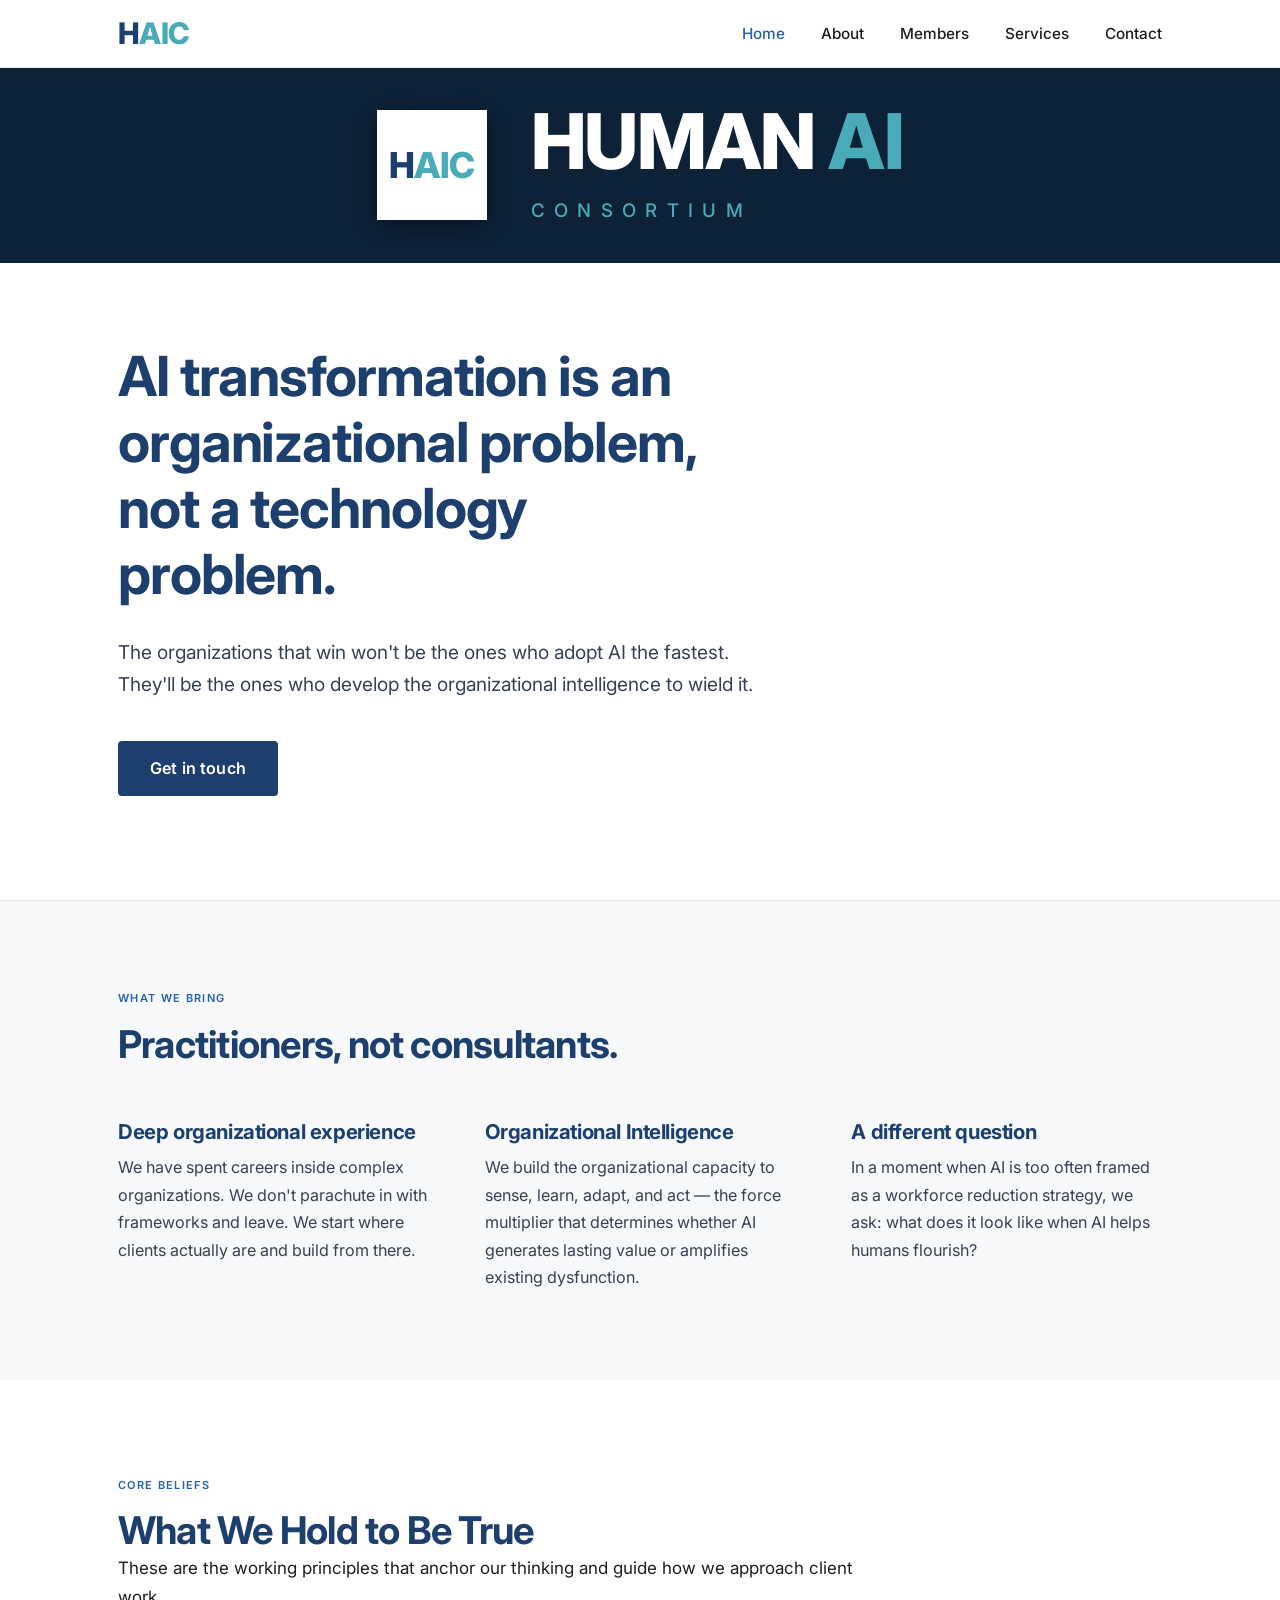
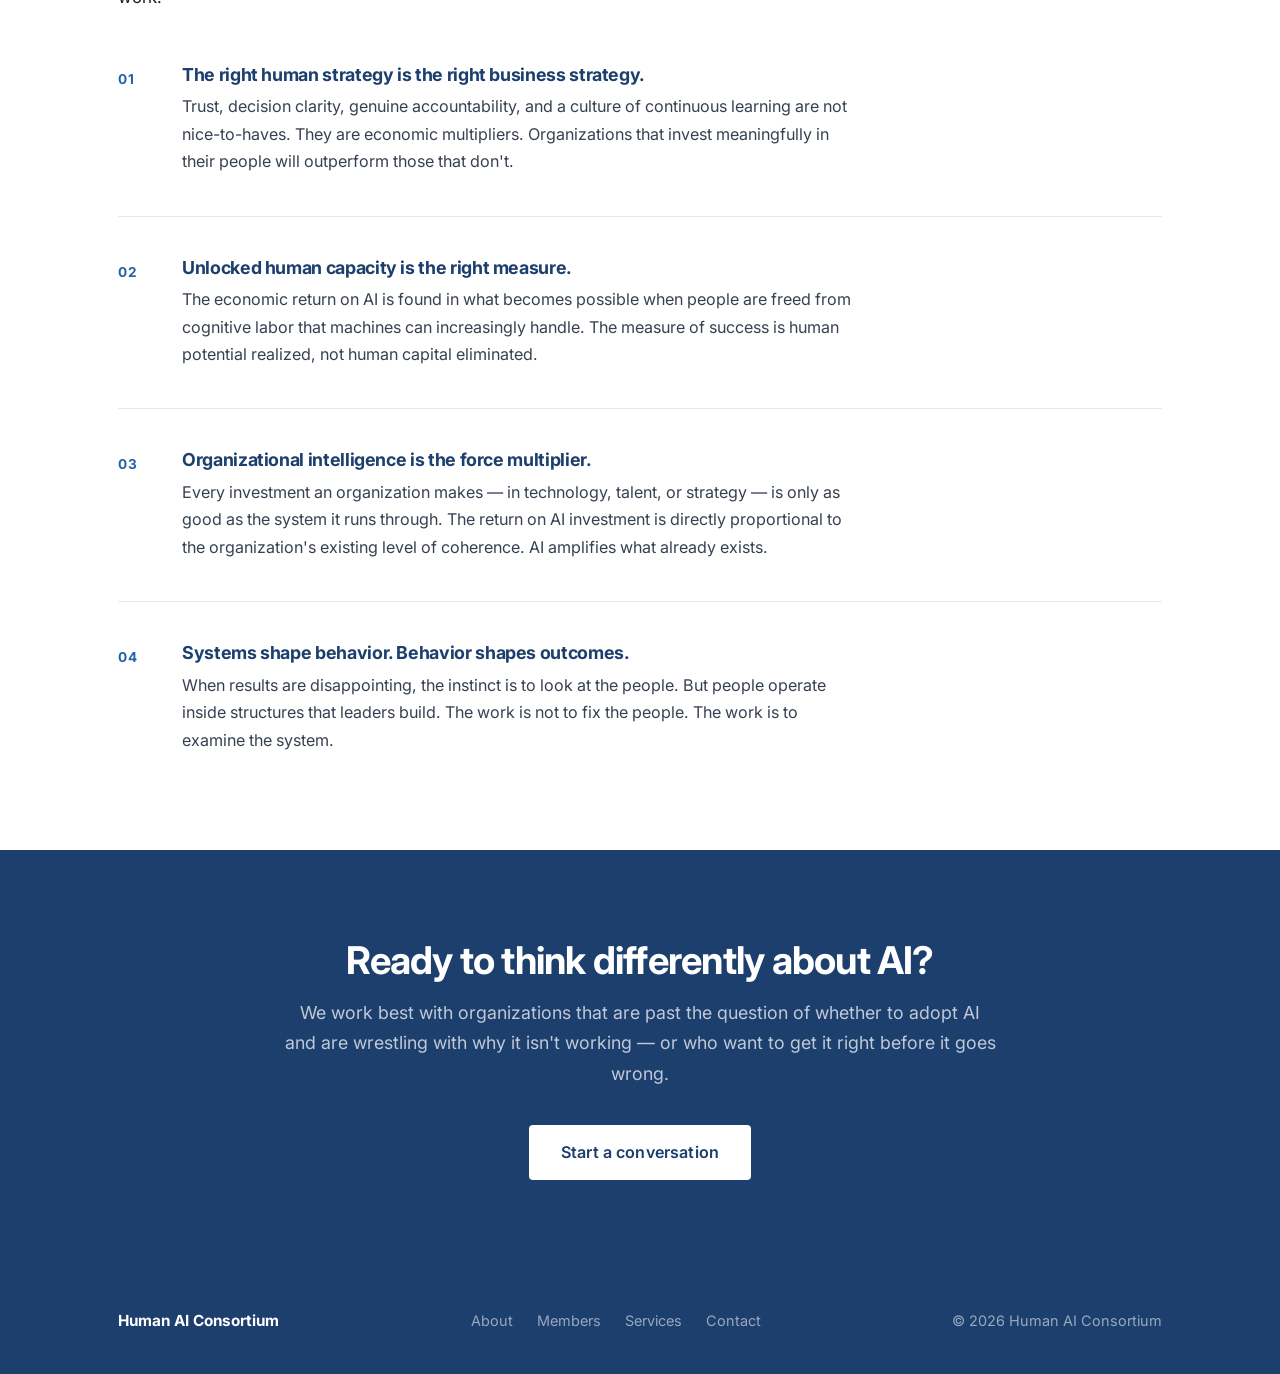
<file: index.html>
<!DOCTYPE html>
<html lang="en">
<head>
  <meta charset="UTF-8">
  <meta name="viewport" content="width=device-width, initial-scale=1.0">
  <title>Human AI Consortium</title>
  <meta name="description" content="A collaborative of independent practitioners helping organizations build the human and organizational foundation that makes AI work.">
  <link rel="preconnect" href="https://fonts.googleapis.com">
  <link rel="preconnect" href="https://fonts.gstatic.com" crossorigin>
  <link href="https://fonts.googleapis.com/css2?family=Inter:wght@400;500;600;700&display=swap" rel="stylesheet">
  <link rel="stylesheet" href="css/style.css?v=3">
</head>
<body>

  <nav class="site-nav">
    <div class="container nav-inner">
      <a href="index.html" class="nav-logo"><span class="lm-h">H</span><span class="lm-aic">AIC</span></a>
      <button class="nav-toggle" aria-label="Open menu" aria-expanded="false">☰</button>
      <ul class="nav-links">
        <li><a href="index.html" class="active">Home</a></li>
        <li><a href="about.html">About</a></li>
        <li><a href="members.html">Members</a></li>
        <li><a href="services.html">Services</a></li>
        <li><a href="contact.html">Contact</a></li>
      </ul>
    </div>
  </nav>

  <div class="site-banner">
    <div class="container banner-inner">
      <div class="banner-mark"><span class="bm-h">H</span><span class="bm-aic">AIC</span></div>
      <div class="banner-text">
        <div class="banner-title">HUMAN <span class="teal">AI</span></div>
        <div class="banner-sub">Consortium</div>
      </div>
    </div>
  </div>

  <!-- Hero -->
  <section class="hero">
    <div class="container">
      <h1>AI transformation is an organizational problem, not a technology problem.</h1>
      <p>The organizations that win won't be the ones who adopt AI the fastest.<br>
         They'll be the ones who develop the organizational intelligence to wield it.</p>
      <a href="contact.html" class="btn">Get in touch</a>
    </div>
  </section>

  <!-- Feature strip -->
  <section class="features">
    <div class="container">
      <span class="label">What We Bring</span>
      <h2>Practitioners, not consultants.</h2>
      <div class="features-grid">
        <div class="feature-item">
          <h3>Deep organizational experience</h3>
          <p>We have spent careers inside complex organizations. We don't parachute in with frameworks and leave. We start where clients actually are and build from there.</p>
        </div>
        <div class="feature-item">
          <h3>Organizational Intelligence</h3>
          <p>We build the organizational capacity to sense, learn, adapt, and act — the force multiplier that determines whether AI generates lasting value or amplifies existing dysfunction.</p>
        </div>
        <div class="feature-item">
          <h3>A different question</h3>
          <p>In a moment when AI is too often framed as a workforce reduction strategy, we ask: what does it look like when AI helps humans flourish?</p>
        </div>
      </div>
    </div>
  </section>

  <!-- Core Beliefs -->
  <section class="beliefs">
    <div class="container">
      <span class="label">Core Beliefs</span>
      <h2>What We Hold to Be True</h2>
      <p>These are the working principles that anchor our thinking and guide how we approach client work.</p>
      <div class="beliefs-list">

        <div class="belief">
          <span class="belief-num">01</span>
          <div class="belief-body">
            <h3>The right human strategy is the right business strategy.</h3>
            <p>Trust, decision clarity, genuine accountability, and a culture of continuous learning are not nice-to-haves. They are economic multipliers. Organizations that invest meaningfully in their people will outperform those that don't.</p>
          </div>
        </div>

        <div class="belief">
          <span class="belief-num">02</span>
          <div class="belief-body">
            <h3>Unlocked human capacity is the right measure.</h3>
            <p>The economic return on AI is found in what becomes possible when people are freed from cognitive labor that machines can increasingly handle. The measure of success is human potential realized, not human capital eliminated.</p>
          </div>
        </div>

        <div class="belief">
          <span class="belief-num">03</span>
          <div class="belief-body">
            <h3>Organizational intelligence is the force multiplier.</h3>
            <p>Every investment an organization makes — in technology, talent, or strategy — is only as good as the system it runs through. The return on AI investment is directly proportional to the organization's existing level of coherence. AI amplifies what already exists.</p>
          </div>
        </div>

        <div class="belief">
          <span class="belief-num">04</span>
          <div class="belief-body">
            <h3>Systems shape behavior. Behavior shapes outcomes.</h3>
            <p>When results are disappointing, the instinct is to look at the people. But people operate inside structures that leaders build. The work is not to fix the people. The work is to examine the system.</p>
          </div>
        </div>

      </div>
    </div>
  </section>

  <!-- CTA Bar -->
  <section class="cta-bar">
    <div class="container">
      <h2>Ready to think differently about AI?</h2>
      <p>We work best with organizations that are past the question of whether to adopt AI<br>and are wrestling with why it isn't working — or who want to get it right before it goes wrong.</p>
      <a href="contact.html" class="btn">Start a conversation</a>
    </div>
  </section>

  <footer class="site-footer">
    <div class="container footer-inner">
      <a href="index.html" class="footer-logo">Human AI Consortium</a>
      <nav class="footer-links">
        <a href="about.html">About</a>
        <a href="members.html">Members</a>
        <a href="services.html">Services</a>
        <a href="contact.html">Contact</a>
      </nav>
      <span>© 2026 Human AI Consortium</span>
    </div>
  </footer>

  <script src="js/nav.js"></script>
</body>
</html>
</file>
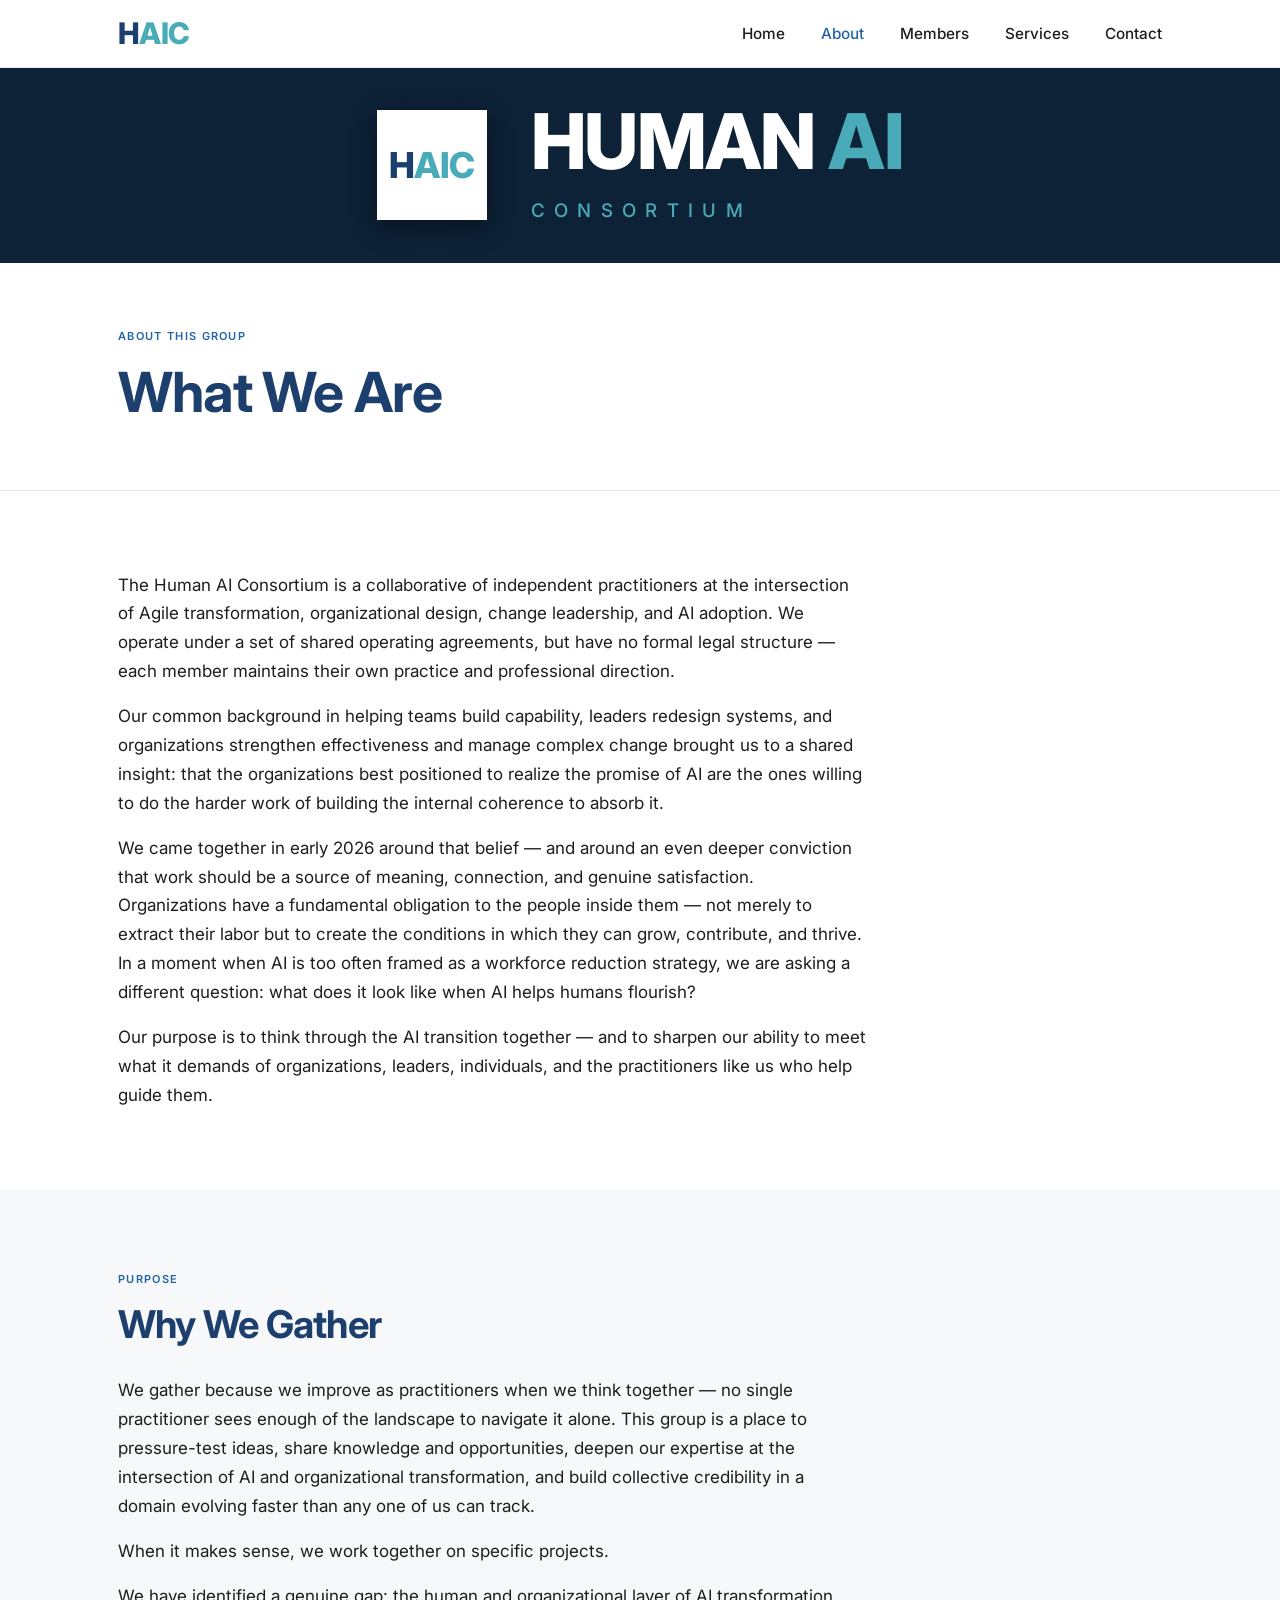
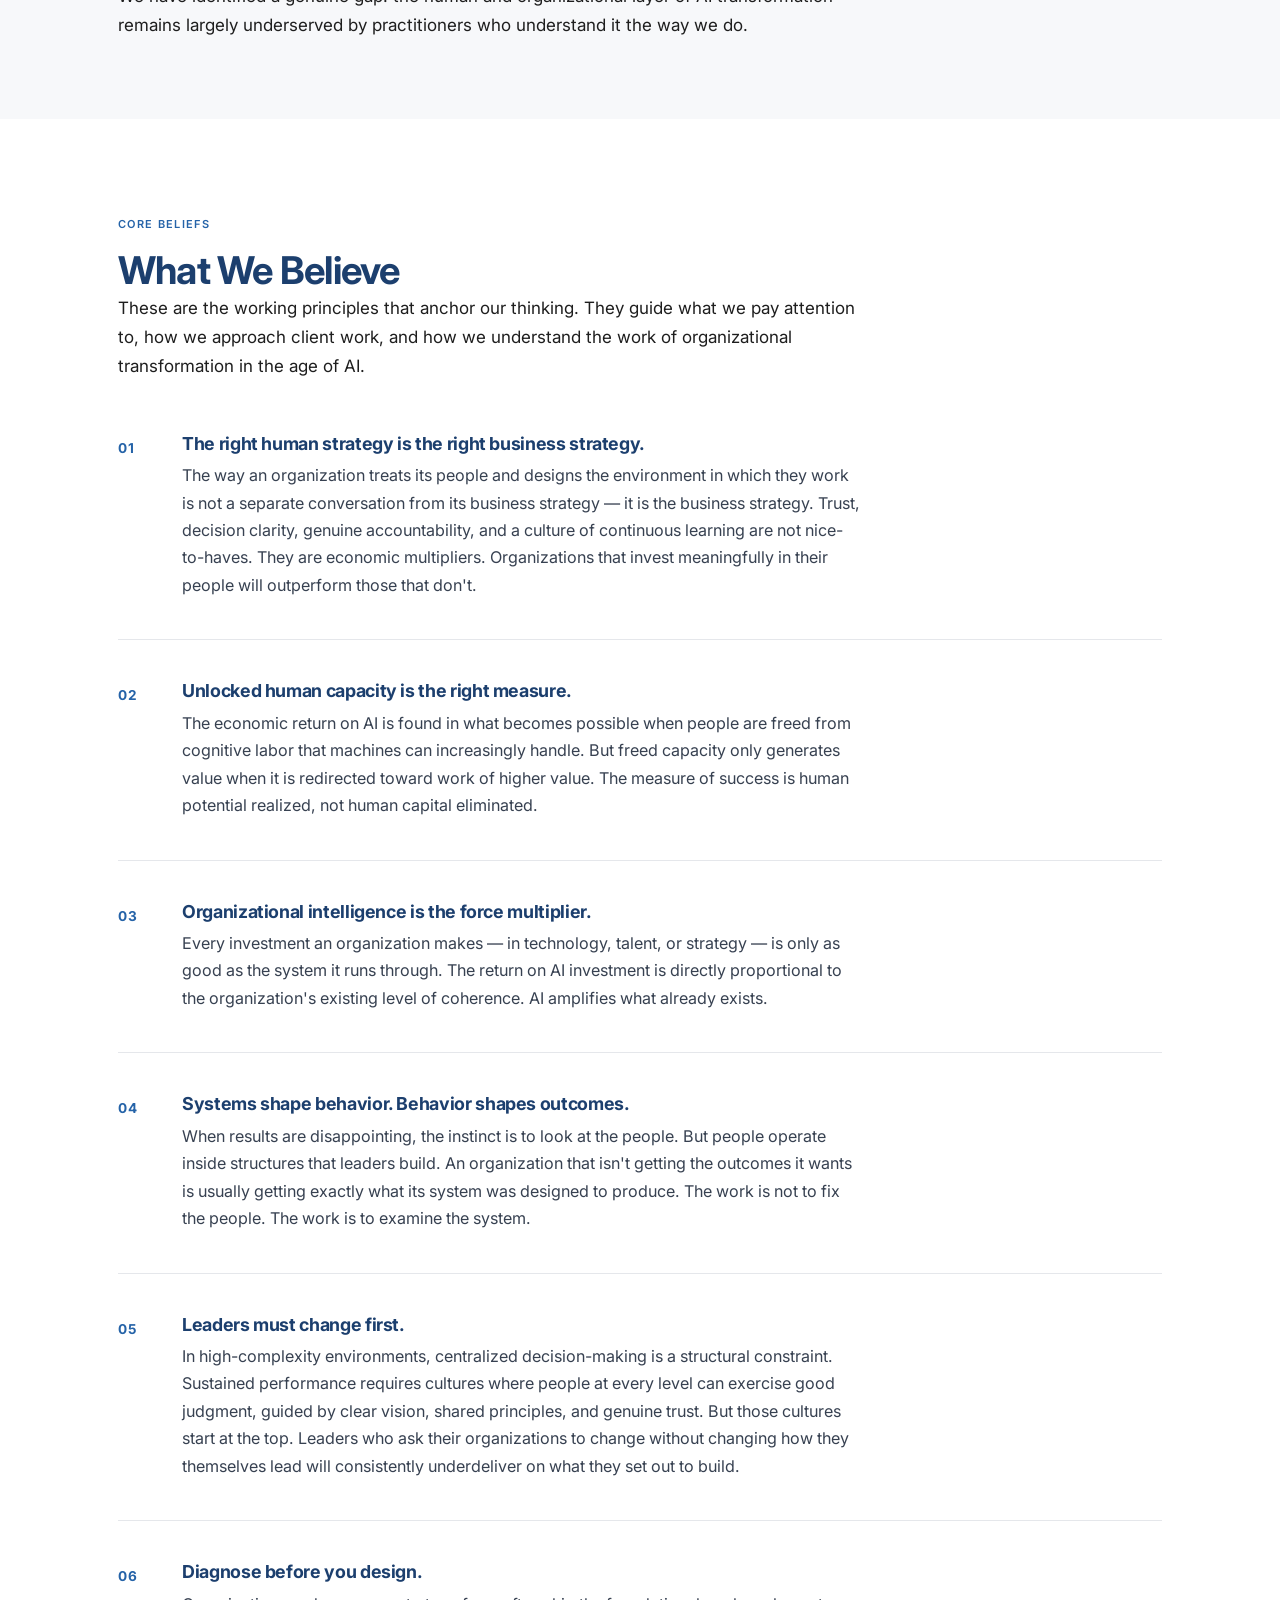
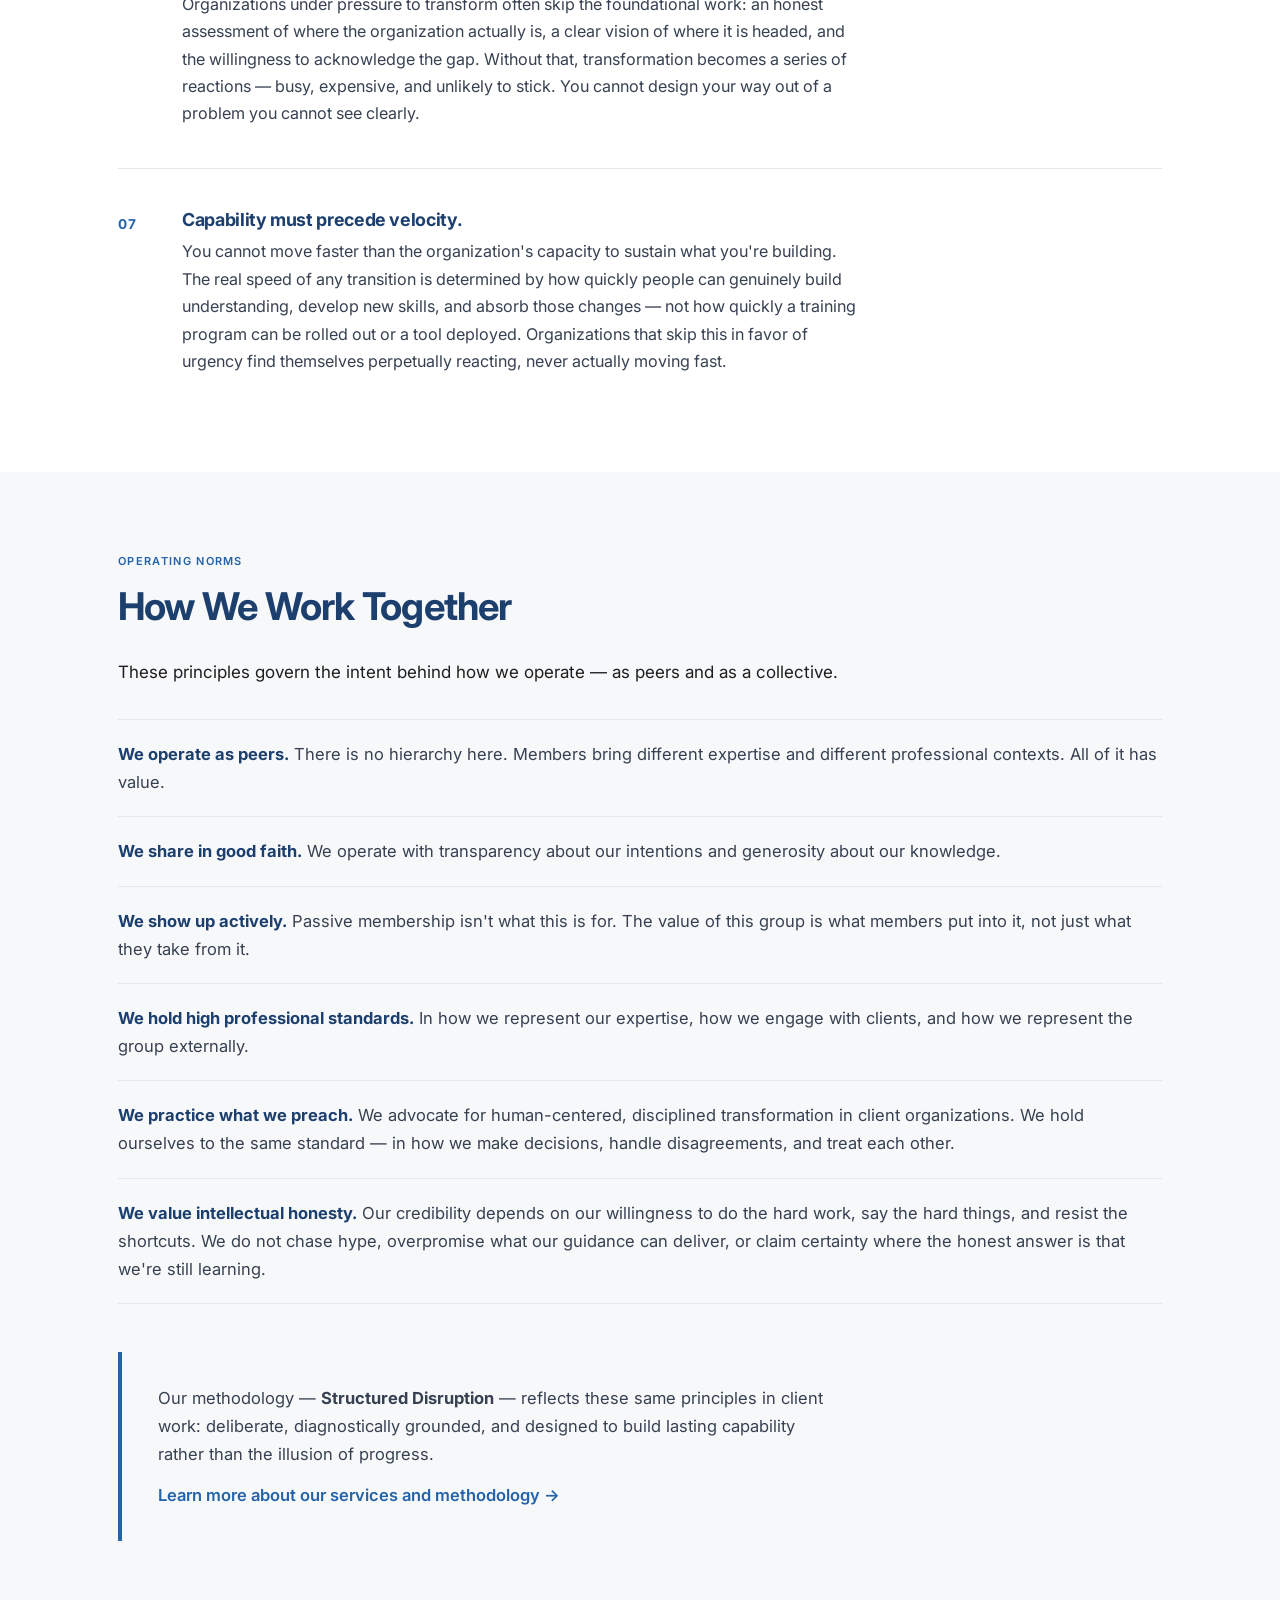
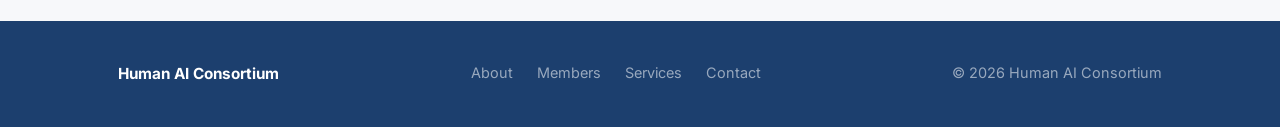
<file: about.html>
<!DOCTYPE html>
<html lang="en">
<head>
  <meta charset="UTF-8">
  <meta name="viewport" content="width=device-width, initial-scale=1.0">
  <title>About — Human AI Consortium</title>
  <meta name="description" content="The Human AI Consortium is a collaborative of independent practitioners at the intersection of Agile transformation, organizational design, change leadership, and AI adoption.">
  <link rel="preconnect" href="https://fonts.googleapis.com">
  <link rel="preconnect" href="https://fonts.gstatic.com" crossorigin>
  <link href="https://fonts.googleapis.com/css2?family=Inter:wght@400;500;600;700&display=swap" rel="stylesheet">
  <link rel="stylesheet" href="css/style.css?v=3">
</head>
<body>

  <nav class="site-nav">
    <div class="container nav-inner">
      <a href="index.html" class="nav-logo"><span class="lm-h">H</span><span class="lm-aic">AIC</span></a>
      <button class="nav-toggle" aria-label="Open menu" aria-expanded="false">☰</button>
      <ul class="nav-links">
        <li><a href="index.html">Home</a></li>
        <li><a href="about.html" class="active">About</a></li>
        <li><a href="members.html">Members</a></li>
        <li><a href="services.html">Services</a></li>
        <li><a href="contact.html">Contact</a></li>
      </ul>
    </div>
  </nav>

  <div class="site-banner">
    <div class="container banner-inner">
      <div class="banner-mark"><span class="bm-h">H</span><span class="bm-aic">AIC</span></div>
      <div class="banner-text">
        <div class="banner-title">HUMAN <span class="teal">AI</span></div>
        <div class="banner-sub">Consortium</div>
      </div>
    </div>
  </div>

  <!-- Page header -->
  <header class="page-header">
    <div class="container">
      <span class="label">About This Group</span>
      <h1>What We Are</h1>
    </div>
  </header>

  <!-- What We Are -->
  <section class="prose-section">
    <div class="container">
      <p>The Human AI Consortium is a collaborative of independent practitioners at the intersection of Agile transformation, organizational design, change leadership, and AI adoption. We operate under a set of shared operating agreements, but have no formal legal structure — each member maintains their own practice and professional direction.</p>
      <p>Our common background in helping teams build capability, leaders redesign systems, and organizations strengthen effectiveness and manage complex change brought us to a shared insight: that the organizations best positioned to realize the promise of AI are the ones willing to do the harder work of building the internal coherence to absorb it.</p>
      <p>We came together in early 2026 around that belief — and around an even deeper conviction that work should be a source of meaning, connection, and genuine satisfaction. Organizations have a fundamental obligation to the people inside them — not merely to extract their labor but to create the conditions in which they can grow, contribute, and thrive. In a moment when AI is too often framed as a workforce reduction strategy, we are asking a different question: what does it look like when AI helps humans flourish?</p>
      <p>Our purpose is to think through the AI transition together — and to sharpen our ability to meet what it demands of organizations, leaders, individuals, and the practitioners like us who help guide them.</p>
    </div>
  </section>

  <!-- Why We Gather -->
  <section class="prose-section alt">
    <div class="container">
      <span class="label">Purpose</span>
      <h2>Why We Gather</h2>
      <p>We gather because we improve as practitioners when we think together — no single practitioner sees enough of the landscape to navigate it alone. This group is a place to pressure-test ideas, share knowledge and opportunities, deepen our expertise at the intersection of AI and organizational transformation, and build collective credibility in a domain evolving faster than any one of us can track.</p>
      <p>When it makes sense, we work together on specific projects.</p>
      <p>We have identified a genuine gap: the human and organizational layer of AI transformation remains largely underserved by practitioners who understand it the way we do.</p>
    </div>
  </section>

  <!-- Core Beliefs -->
  <section class="beliefs">
    <div class="container">
      <span class="label">Core Beliefs</span>
      <h2>What We Believe</h2>
      <p>These are the working principles that anchor our thinking. They guide what we pay attention to, how we approach client work, and how we understand the work of organizational transformation in the age of AI.</p>
      <div class="beliefs-list">

        <div class="belief">
          <span class="belief-num">01</span>
          <div class="belief-body">
            <h3>The right human strategy is the right business strategy.</h3>
            <p>The way an organization treats its people and designs the environment in which they work is not a separate conversation from its business strategy — it is the business strategy. Trust, decision clarity, genuine accountability, and a culture of continuous learning are not nice-to-haves. They are economic multipliers. Organizations that invest meaningfully in their people will outperform those that don't.</p>
          </div>
        </div>

        <div class="belief">
          <span class="belief-num">02</span>
          <div class="belief-body">
            <h3>Unlocked human capacity is the right measure.</h3>
            <p>The economic return on AI is found in what becomes possible when people are freed from cognitive labor that machines can increasingly handle. But freed capacity only generates value when it is redirected toward work of higher value. The measure of success is human potential realized, not human capital eliminated.</p>
          </div>
        </div>

        <div class="belief">
          <span class="belief-num">03</span>
          <div class="belief-body">
            <h3>Organizational intelligence is the force multiplier.</h3>
            <p>Every investment an organization makes — in technology, talent, or strategy — is only as good as the system it runs through. The return on AI investment is directly proportional to the organization's existing level of coherence. AI amplifies what already exists.</p>
          </div>
        </div>

        <div class="belief">
          <span class="belief-num">04</span>
          <div class="belief-body">
            <h3>Systems shape behavior. Behavior shapes outcomes.</h3>
            <p>When results are disappointing, the instinct is to look at the people. But people operate inside structures that leaders build. An organization that isn't getting the outcomes it wants is usually getting exactly what its system was designed to produce. The work is not to fix the people. The work is to examine the system.</p>
          </div>
        </div>

        <div class="belief">
          <span class="belief-num">05</span>
          <div class="belief-body">
            <h3>Leaders must change first.</h3>
            <p>In high-complexity environments, centralized decision-making is a structural constraint. Sustained performance requires cultures where people at every level can exercise good judgment, guided by clear vision, shared principles, and genuine trust. But those cultures start at the top. Leaders who ask their organizations to change without changing how they themselves lead will consistently underdeliver on what they set out to build.</p>
          </div>
        </div>

        <div class="belief">
          <span class="belief-num">06</span>
          <div class="belief-body">
            <h3>Diagnose before you design.</h3>
            <p>Organizations under pressure to transform often skip the foundational work: an honest assessment of where the organization actually is, a clear vision of where it is headed, and the willingness to acknowledge the gap. Without that, transformation becomes a series of reactions — busy, expensive, and unlikely to stick. You cannot design your way out of a problem you cannot see clearly.</p>
          </div>
        </div>

        <div class="belief">
          <span class="belief-num">07</span>
          <div class="belief-body">
            <h3>Capability must precede velocity.</h3>
            <p>You cannot move faster than the organization's capacity to sustain what you're building. The real speed of any transition is determined by how quickly people can genuinely build understanding, develop new skills, and absorb those changes — not how quickly a training program can be rolled out or a tool deployed. Organizations that skip this in favor of urgency find themselves perpetually reacting, never actually moving fast.</p>
          </div>
        </div>

      </div>
    </div>
  </section>

  <!-- How We Work Together -->
  <section class="prose-section alt">
    <div class="container">
      <span class="label">Operating Norms</span>
      <h2>How We Work Together</h2>
      <p>These principles govern the intent behind how we operate — as peers and as a collective.</p>
      <div class="norms-list">
        <div class="norm"><strong>We operate as peers.</strong> There is no hierarchy here. Members bring different expertise and different professional contexts. All of it has value.</div>
        <div class="norm"><strong>We share in good faith.</strong> We operate with transparency about our intentions and generosity about our knowledge.</div>
        <div class="norm"><strong>We show up actively.</strong> Passive membership isn't what this is for. The value of this group is what members put into it, not just what they take from it.</div>
        <div class="norm"><strong>We hold high professional standards.</strong> In how we represent our expertise, how we engage with clients, and how we represent the group externally.</div>
        <div class="norm"><strong>We practice what we preach.</strong> We advocate for human-centered, disciplined transformation in client organizations. We hold ourselves to the same standard — in how we make decisions, handle disagreements, and treat each other.</div>
        <div class="norm"><strong>We value intellectual honesty.</strong> Our credibility depends on our willingness to do the hard work, say the hard things, and resist the shortcuts. We do not chase hype, overpromise what our guidance can deliver, or claim certainty where the honest answer is that we're still learning.</div>
      </div>

      <div class="callout">
        <p>Our methodology — <strong>Structured Disruption</strong> — reflects these same principles in client work: deliberate, diagnostically grounded, and designed to build lasting capability rather than the illusion of progress.</p>
        <p><a href="services.html">Learn more about our services and methodology →</a></p>
      </div>
    </div>
  </section>

  <footer class="site-footer">
    <div class="container footer-inner">
      <a href="index.html" class="footer-logo">Human AI Consortium</a>
      <nav class="footer-links">
        <a href="about.html">About</a>
        <a href="members.html">Members</a>
        <a href="services.html">Services</a>
        <a href="contact.html">Contact</a>
      </nav>
      <span>© 2026 Human AI Consortium</span>
    </div>
  </footer>

  <script src="js/nav.js"></script>
</body>
</html>
</file>
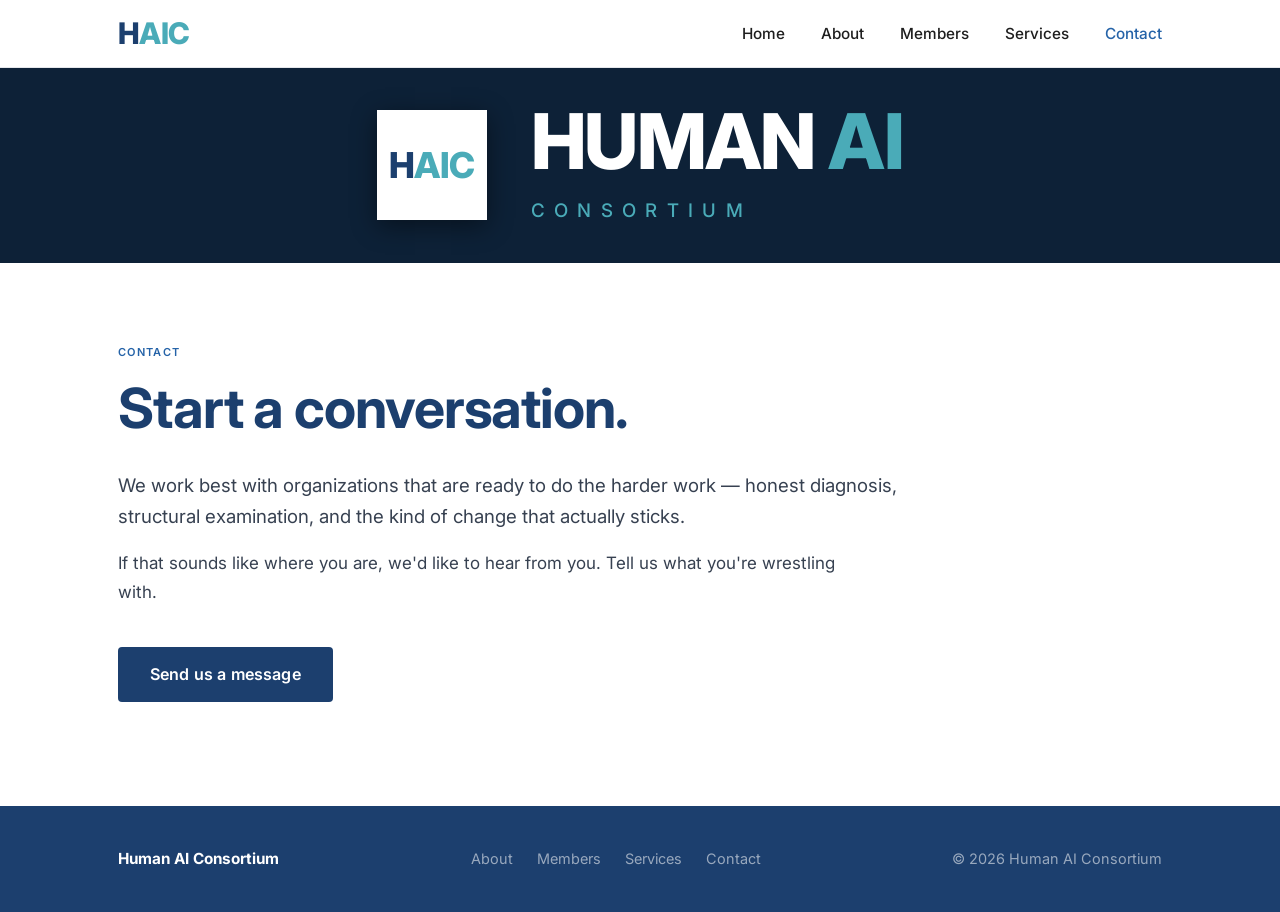
<file: contact.html>
<!DOCTYPE html>
<html lang="en">
<head>
  <meta charset="UTF-8">
  <meta name="viewport" content="width=device-width, initial-scale=1.0">
  <title>Contact — Human AI Consortium</title>
  <meta name="description" content="Get in touch with the Human AI Consortium.">
  <link rel="preconnect" href="https://fonts.googleapis.com">
  <link rel="preconnect" href="https://fonts.gstatic.com" crossorigin>
  <link href="https://fonts.googleapis.com/css2?family=Inter:wght@400;500;600;700&display=swap" rel="stylesheet">
  <link rel="stylesheet" href="css/style.css?v=3">
</head>
<body>

  <nav class="site-nav">
    <div class="container nav-inner">
      <a href="index.html" class="nav-logo"><span class="lm-h">H</span><span class="lm-aic">AIC</span></a>
      <button class="nav-toggle" aria-label="Open menu" aria-expanded="false">☰</button>
      <ul class="nav-links">
        <li><a href="index.html">Home</a></li>
        <li><a href="about.html">About</a></li>
        <li><a href="members.html">Members</a></li>
        <li><a href="services.html">Services</a></li>
        <li><a href="contact.html" class="active">Contact</a></li>
      </ul>
    </div>
  </nav>

  <div class="site-banner">
    <div class="container banner-inner">
      <div class="banner-mark"><span class="bm-h">H</span><span class="bm-aic">AIC</span></div>
      <div class="banner-text">
        <div class="banner-title">HUMAN <span class="teal">AI</span></div>
        <div class="banner-sub">Consortium</div>
      </div>
    </div>
  </div>

  <section class="contact-section">
    <div class="container">
      <span class="label">Contact</span>
      <h1>Start a conversation.</h1>
      <p class="lead">We work best with organizations that are ready to do the harder work — honest diagnosis, structural examination, and the kind of change that actually sticks.</p>
      <p>If that sounds like where you are, we'd like to hear from you. Tell us what you're wrestling with.</p>
      <div class="contact-cta">
        <a href="mailto:sostermiller@gmail.com" class="btn">Send us a message</a>
      </div>
    </div>
  </section>

  <footer class="site-footer">
    <div class="container footer-inner">
      <a href="index.html" class="footer-logo">Human AI Consortium</a>
      <nav class="footer-links">
        <a href="about.html">About</a>
        <a href="members.html">Members</a>
        <a href="services.html">Services</a>
        <a href="contact.html">Contact</a>
      </nav>
      <span>© 2026 Human AI Consortium</span>
    </div>
  </footer>

  <script src="js/nav.js"></script>
</body>
</html>
</file>
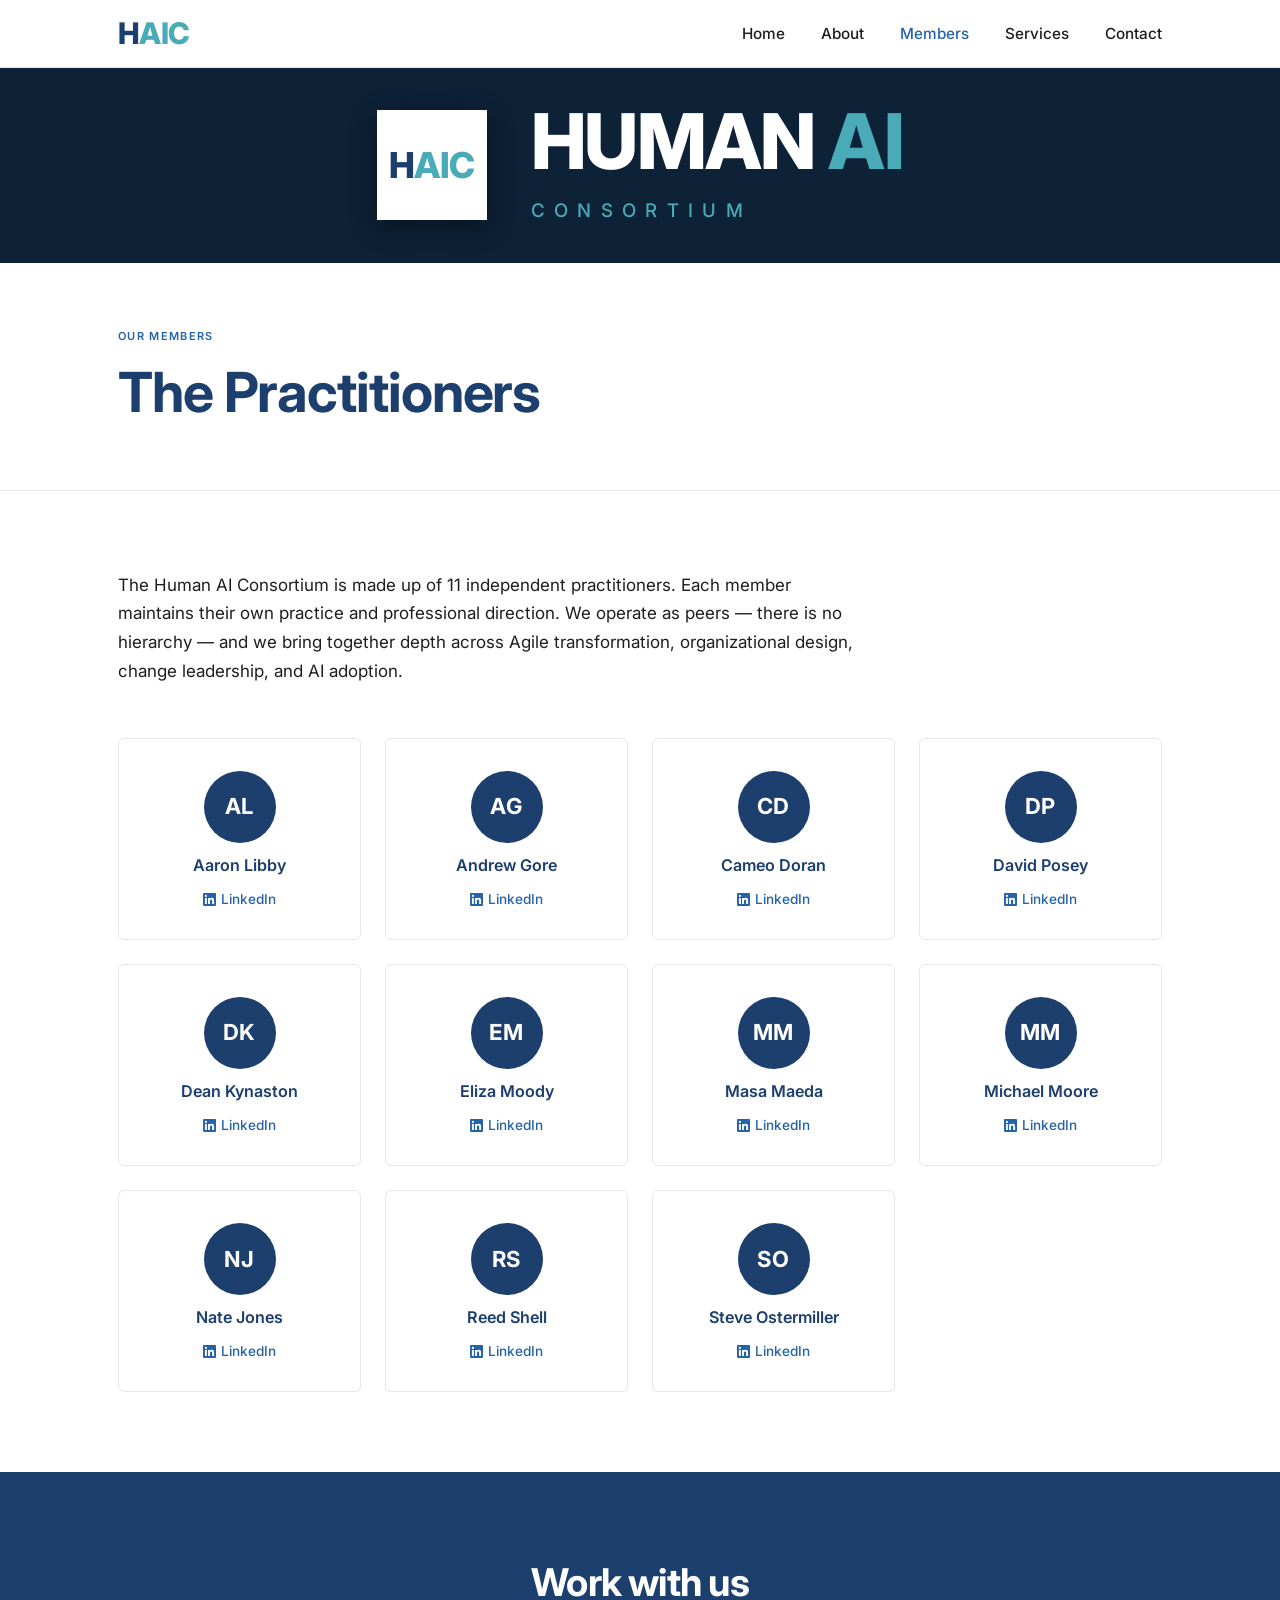
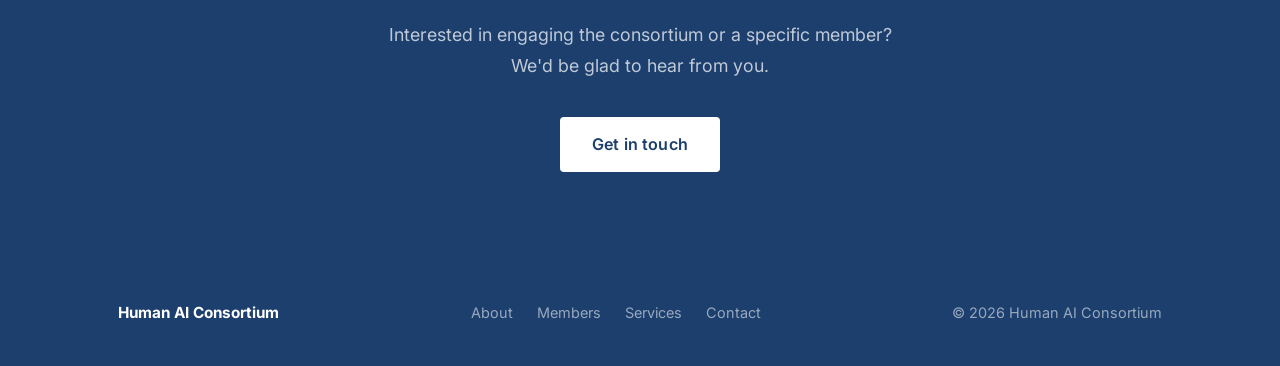
<file: members.html>
<!DOCTYPE html>
<html lang="en">
<head>
  <meta charset="UTF-8">
  <meta name="viewport" content="width=device-width, initial-scale=1.0">
  <title>Members — Human AI Consortium</title>
  <meta name="description" content="The Human AI Consortium is made up of 11 independent practitioners across Agile transformation, organizational design, change leadership, and AI adoption.">
  <link rel="preconnect" href="https://fonts.googleapis.com">
  <link rel="preconnect" href="https://fonts.gstatic.com" crossorigin>
  <link href="https://fonts.googleapis.com/css2?family=Inter:wght@400;500;600;700&display=swap" rel="stylesheet">
  <link rel="stylesheet" href="css/style.css?v=3">
</head>
<body>

  <nav class="site-nav">
    <div class="container nav-inner">
      <a href="index.html" class="nav-logo"><span class="lm-h">H</span><span class="lm-aic">AIC</span></a>
      <button class="nav-toggle" aria-label="Open menu" aria-expanded="false">☰</button>
      <ul class="nav-links">
        <li><a href="index.html">Home</a></li>
        <li><a href="about.html">About</a></li>
        <li><a href="members.html" class="active">Members</a></li>
        <li><a href="services.html">Services</a></li>
        <li><a href="contact.html">Contact</a></li>
      </ul>
    </div>
  </nav>

  <div class="site-banner">
    <div class="container banner-inner">
      <div class="banner-mark"><span class="bm-h">H</span><span class="bm-aic">AIC</span></div>
      <div class="banner-text">
        <div class="banner-title">HUMAN <span class="teal">AI</span></div>
        <div class="banner-sub">Consortium</div>
      </div>
    </div>
  </div>

  <!-- Page header -->
  <header class="page-header">
    <div class="container">
      <span class="label">Our Members</span>
      <h1>The Practitioners</h1>
    </div>
  </header>

  <!-- Members grid -->
  <section class="members-section">
    <div class="container">
      <p>The Human AI Consortium is made up of 11 independent practitioners. Each member maintains their own practice and professional direction. We operate as peers — there is no hierarchy — and we bring together depth across Agile transformation, organizational design, change leadership, and AI adoption.</p>

      <div class="members-grid">

        <div class="member-card">
          <div class="member-avatar">AL</div>
          <span class="member-name">Aaron Libby</span>
          <a class="member-linkedin" href="https://www.linkedin.com/in/aaronclibby/" target="_blank" rel="noopener noreferrer">
            <svg xmlns="http://www.w3.org/2000/svg" viewBox="0 0 24 24" fill="currentColor" aria-hidden="true"><path d="M20.447 20.452h-3.554v-5.569c0-1.328-.027-3.037-1.852-3.037-1.853 0-2.136 1.445-2.136 2.939v5.667H9.351V9h3.414v1.561h.046c.477-.9 1.637-1.85 3.37-1.85 3.601 0 4.267 2.37 4.267 5.455v6.286zM5.337 7.433a2.062 2.062 0 0 1-2.063-2.065 2.064 2.064 0 1 1 2.063 2.065zm1.782 13.019H3.555V9h3.564v11.452zM22.225 0H1.771C.792 0 0 .774 0 1.729v20.542C0 23.227.792 24 1.771 24h20.451C23.2 24 24 23.227 24 22.271V1.729C24 .774 23.2 0 22.222 0h.003z"/></svg>
            LinkedIn
          </a>
        </div>

        <div class="member-card">
          <div class="member-avatar">AG</div>
          <span class="member-name">Andrew Gore</span>
          <a class="member-linkedin" href="https://www.linkedin.com/in/wmandrewgore/" target="_blank" rel="noopener noreferrer">
            <svg xmlns="http://www.w3.org/2000/svg" viewBox="0 0 24 24" fill="currentColor" aria-hidden="true"><path d="M20.447 20.452h-3.554v-5.569c0-1.328-.027-3.037-1.852-3.037-1.853 0-2.136 1.445-2.136 2.939v5.667H9.351V9h3.414v1.561h.046c.477-.9 1.637-1.85 3.37-1.85 3.601 0 4.267 2.37 4.267 5.455v6.286zM5.337 7.433a2.062 2.062 0 0 1-2.063-2.065 2.064 2.064 0 1 1 2.063 2.065zm1.782 13.019H3.555V9h3.564v11.452zM22.225 0H1.771C.792 0 0 .774 0 1.729v20.542C0 23.227.792 24 1.771 24h20.451C23.2 24 24 23.227 24 22.271V1.729C24 .774 23.2 0 22.222 0h.003z"/></svg>
            LinkedIn
          </a>
        </div>

        <div class="member-card">
          <div class="member-avatar">CD</div>
          <span class="member-name">Cameo Doran</span>
          <a class="member-linkedin" href="https://www.linkedin.com/in/cameodoran/" target="_blank" rel="noopener noreferrer">
            <svg xmlns="http://www.w3.org/2000/svg" viewBox="0 0 24 24" fill="currentColor" aria-hidden="true"><path d="M20.447 20.452h-3.554v-5.569c0-1.328-.027-3.037-1.852-3.037-1.853 0-2.136 1.445-2.136 2.939v5.667H9.351V9h3.414v1.561h.046c.477-.9 1.637-1.85 3.37-1.85 3.601 0 4.267 2.37 4.267 5.455v6.286zM5.337 7.433a2.062 2.062 0 0 1-2.063-2.065 2.064 2.064 0 1 1 2.063 2.065zm1.782 13.019H3.555V9h3.564v11.452zM22.225 0H1.771C.792 0 0 .774 0 1.729v20.542C0 23.227.792 24 1.771 24h20.451C23.2 24 24 23.227 24 22.271V1.729C24 .774 23.2 0 22.222 0h.003z"/></svg>
            LinkedIn
          </a>
        </div>

        <div class="member-card">
          <div class="member-avatar">DP</div>
          <span class="member-name">David Posey</span>
          <a class="member-linkedin" href="https://www.linkedin.com/in/dposey/" target="_blank" rel="noopener noreferrer">
            <svg xmlns="http://www.w3.org/2000/svg" viewBox="0 0 24 24" fill="currentColor" aria-hidden="true"><path d="M20.447 20.452h-3.554v-5.569c0-1.328-.027-3.037-1.852-3.037-1.853 0-2.136 1.445-2.136 2.939v5.667H9.351V9h3.414v1.561h.046c.477-.9 1.637-1.85 3.37-1.85 3.601 0 4.267 2.37 4.267 5.455v6.286zM5.337 7.433a2.062 2.062 0 0 1-2.063-2.065 2.064 2.064 0 1 1 2.063 2.065zm1.782 13.019H3.555V9h3.564v11.452zM22.225 0H1.771C.792 0 0 .774 0 1.729v20.542C0 23.227.792 24 1.771 24h20.451C23.2 24 24 23.227 24 22.271V1.729C24 .774 23.2 0 22.222 0h.003z"/></svg>
            LinkedIn
          </a>
        </div>

        <div class="member-card">
          <div class="member-avatar">DK</div>
          <span class="member-name">Dean Kynaston</span>
          <a class="member-linkedin" href="https://www.linkedin.com/in/deankynaston/" target="_blank" rel="noopener noreferrer">
            <svg xmlns="http://www.w3.org/2000/svg" viewBox="0 0 24 24" fill="currentColor" aria-hidden="true"><path d="M20.447 20.452h-3.554v-5.569c0-1.328-.027-3.037-1.852-3.037-1.853 0-2.136 1.445-2.136 2.939v5.667H9.351V9h3.414v1.561h.046c.477-.9 1.637-1.85 3.37-1.85 3.601 0 4.267 2.37 4.267 5.455v6.286zM5.337 7.433a2.062 2.062 0 0 1-2.063-2.065 2.064 2.064 0 1 1 2.063 2.065zm1.782 13.019H3.555V9h3.564v11.452zM22.225 0H1.771C.792 0 0 .774 0 1.729v20.542C0 23.227.792 24 1.771 24h20.451C23.2 24 24 23.227 24 22.271V1.729C24 .774 23.2 0 22.222 0h.003z"/></svg>
            LinkedIn
          </a>
        </div>

        <div class="member-card">
          <div class="member-avatar">EM</div>
          <span class="member-name">Eliza Moody</span>
          <a class="member-linkedin" href="https://www.linkedin.com/in/eliza-moody/" target="_blank" rel="noopener noreferrer">
            <svg xmlns="http://www.w3.org/2000/svg" viewBox="0 0 24 24" fill="currentColor" aria-hidden="true"><path d="M20.447 20.452h-3.554v-5.569c0-1.328-.027-3.037-1.852-3.037-1.853 0-2.136 1.445-2.136 2.939v5.667H9.351V9h3.414v1.561h.046c.477-.9 1.637-1.85 3.37-1.85 3.601 0 4.267 2.37 4.267 5.455v6.286zM5.337 7.433a2.062 2.062 0 0 1-2.063-2.065 2.064 2.064 0 1 1 2.063 2.065zm1.782 13.019H3.555V9h3.564v11.452zM22.225 0H1.771C.792 0 0 .774 0 1.729v20.542C0 23.227.792 24 1.771 24h20.451C23.2 24 24 23.227 24 22.271V1.729C24 .774 23.2 0 22.222 0h.003z"/></svg>
            LinkedIn
          </a>
        </div>

        <div class="member-card">
          <div class="member-avatar">MM</div>
          <span class="member-name">Masa Maeda</span>
          <a class="member-linkedin" href="https://www.linkedin.com/in/masakmaeda/" target="_blank" rel="noopener noreferrer">
            <svg xmlns="http://www.w3.org/2000/svg" viewBox="0 0 24 24" fill="currentColor" aria-hidden="true"><path d="M20.447 20.452h-3.554v-5.569c0-1.328-.027-3.037-1.852-3.037-1.853 0-2.136 1.445-2.136 2.939v5.667H9.351V9h3.414v1.561h.046c.477-.9 1.637-1.85 3.37-1.85 3.601 0 4.267 2.37 4.267 5.455v6.286zM5.337 7.433a2.062 2.062 0 0 1-2.063-2.065 2.064 2.064 0 1 1 2.063 2.065zm1.782 13.019H3.555V9h3.564v11.452zM22.225 0H1.771C.792 0 0 .774 0 1.729v20.542C0 23.227.792 24 1.771 24h20.451C23.2 24 24 23.227 24 22.271V1.729C24 .774 23.2 0 22.222 0h.003z"/></svg>
            LinkedIn
          </a>
        </div>

        <div class="member-card">
          <div class="member-avatar">MM</div>
          <span class="member-name">Michael Moore</span>
          <a class="member-linkedin" href="https://www.linkedin.com/in/michaelmoore34/" target="_blank" rel="noopener noreferrer">
            <svg xmlns="http://www.w3.org/2000/svg" viewBox="0 0 24 24" fill="currentColor" aria-hidden="true"><path d="M20.447 20.452h-3.554v-5.569c0-1.328-.027-3.037-1.852-3.037-1.853 0-2.136 1.445-2.136 2.939v5.667H9.351V9h3.414v1.561h.046c.477-.9 1.637-1.85 3.37-1.85 3.601 0 4.267 2.37 4.267 5.455v6.286zM5.337 7.433a2.062 2.062 0 0 1-2.063-2.065 2.064 2.064 0 1 1 2.063 2.065zm1.782 13.019H3.555V9h3.564v11.452zM22.225 0H1.771C.792 0 0 .774 0 1.729v20.542C0 23.227.792 24 1.771 24h20.451C23.2 24 24 23.227 24 22.271V1.729C24 .774 23.2 0 22.222 0h.003z"/></svg>
            LinkedIn
          </a>
        </div>

        <div class="member-card">
          <div class="member-avatar">NJ</div>
          <span class="member-name">Nate Jones</span>
          <a class="member-linkedin" href="https://www.linkedin.com/in/natemjones/" target="_blank" rel="noopener noreferrer">
            <svg xmlns="http://www.w3.org/2000/svg" viewBox="0 0 24 24" fill="currentColor" aria-hidden="true"><path d="M20.447 20.452h-3.554v-5.569c0-1.328-.027-3.037-1.852-3.037-1.853 0-2.136 1.445-2.136 2.939v5.667H9.351V9h3.414v1.561h.046c.477-.9 1.637-1.85 3.37-1.85 3.601 0 4.267 2.37 4.267 5.455v6.286zM5.337 7.433a2.062 2.062 0 0 1-2.063-2.065 2.064 2.064 0 1 1 2.063 2.065zm1.782 13.019H3.555V9h3.564v11.452zM22.225 0H1.771C.792 0 0 .774 0 1.729v20.542C0 23.227.792 24 1.771 24h20.451C23.2 24 24 23.227 24 22.271V1.729C24 .774 23.2 0 22.222 0h.003z"/></svg>
            LinkedIn
          </a>
        </div>

        <div class="member-card">
          <div class="member-avatar">RS</div>
          <span class="member-name">Reed Shell</span>
          <a class="member-linkedin" href="https://www.linkedin.com/in/reedshell/" target="_blank" rel="noopener noreferrer">
            <svg xmlns="http://www.w3.org/2000/svg" viewBox="0 0 24 24" fill="currentColor" aria-hidden="true"><path d="M20.447 20.452h-3.554v-5.569c0-1.328-.027-3.037-1.852-3.037-1.853 0-2.136 1.445-2.136 2.939v5.667H9.351V9h3.414v1.561h.046c.477-.9 1.637-1.85 3.37-1.85 3.601 0 4.267 2.37 4.267 5.455v6.286zM5.337 7.433a2.062 2.062 0 0 1-2.063-2.065 2.064 2.064 0 1 1 2.063 2.065zm1.782 13.019H3.555V9h3.564v11.452zM22.225 0H1.771C.792 0 0 .774 0 1.729v20.542C0 23.227.792 24 1.771 24h20.451C23.2 24 24 23.227 24 22.271V1.729C24 .774 23.2 0 22.222 0h.003z"/></svg>
            LinkedIn
          </a>
        </div>

        <div class="member-card">
          <div class="member-avatar">SO</div>
          <span class="member-name">Steve Ostermiller</span>
          <a class="member-linkedin" href="https://www.linkedin.com/in/steveo/" target="_blank" rel="noopener noreferrer">
            <svg xmlns="http://www.w3.org/2000/svg" viewBox="0 0 24 24" fill="currentColor" aria-hidden="true"><path d="M20.447 20.452h-3.554v-5.569c0-1.328-.027-3.037-1.852-3.037-1.853 0-2.136 1.445-2.136 2.939v5.667H9.351V9h3.414v1.561h.046c.477-.9 1.637-1.85 3.37-1.85 3.601 0 4.267 2.37 4.267 5.455v6.286zM5.337 7.433a2.062 2.062 0 0 1-2.063-2.065 2.064 2.064 0 1 1 2.063 2.065zm1.782 13.019H3.555V9h3.564v11.452zM22.225 0H1.771C.792 0 0 .774 0 1.729v20.542C0 23.227.792 24 1.771 24h20.451C23.2 24 24 23.227 24 22.271V1.729C24 .774 23.2 0 22.222 0h.003z"/></svg>
            LinkedIn
          </a>
        </div>

      </div>
    </div>
  </section>

  <!-- CTA -->
  <section class="cta-bar">
    <div class="container">
      <h2>Work with us</h2>
      <p>Interested in engaging the consortium or a specific member?<br>We'd be glad to hear from you.</p>
      <a href="contact.html" class="btn">Get in touch</a>
    </div>
  </section>

  <footer class="site-footer">
    <div class="container footer-inner">
      <a href="index.html" class="footer-logo">Human AI Consortium</a>
      <nav class="footer-links">
        <a href="about.html">About</a>
        <a href="members.html">Members</a>
        <a href="services.html">Services</a>
        <a href="contact.html">Contact</a>
      </nav>
      <span>© 2026 Human AI Consortium</span>
    </div>
  </footer>

  <script src="js/nav.js"></script>
</body>
</html>
</file>
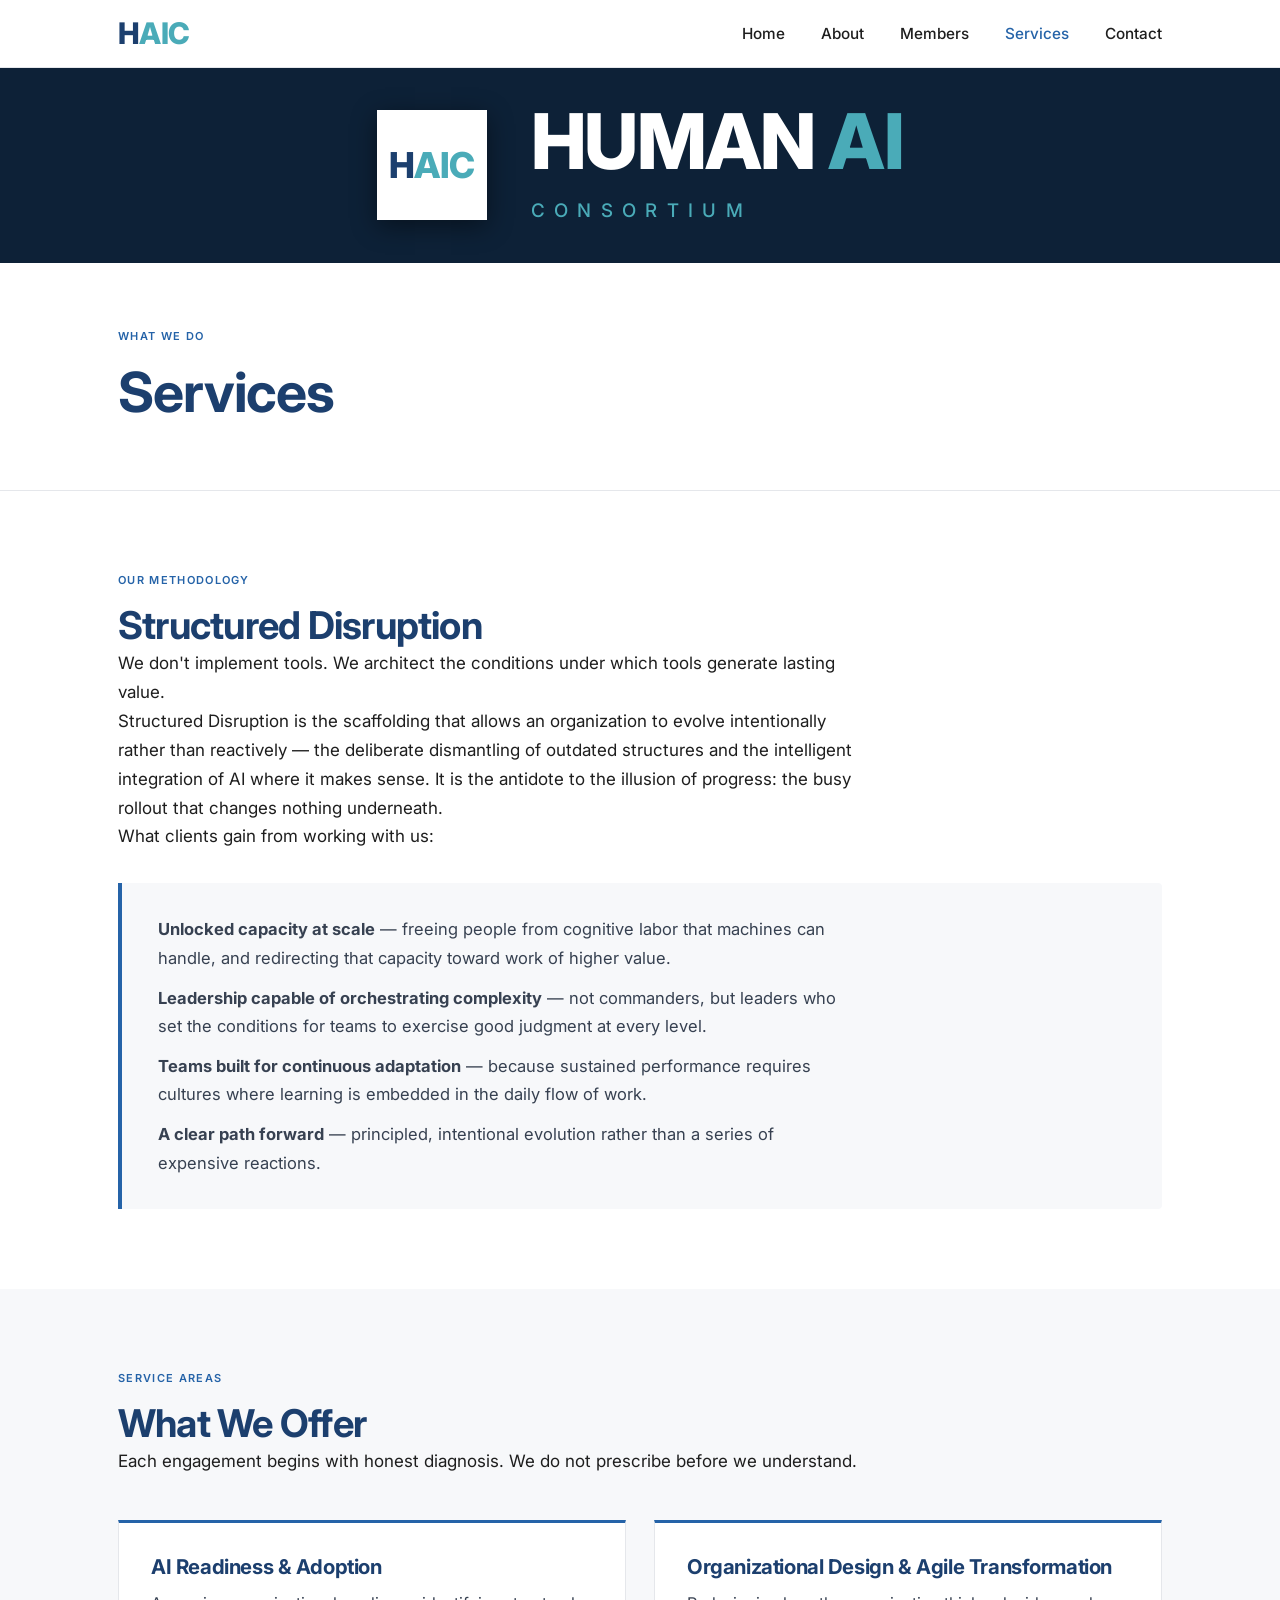
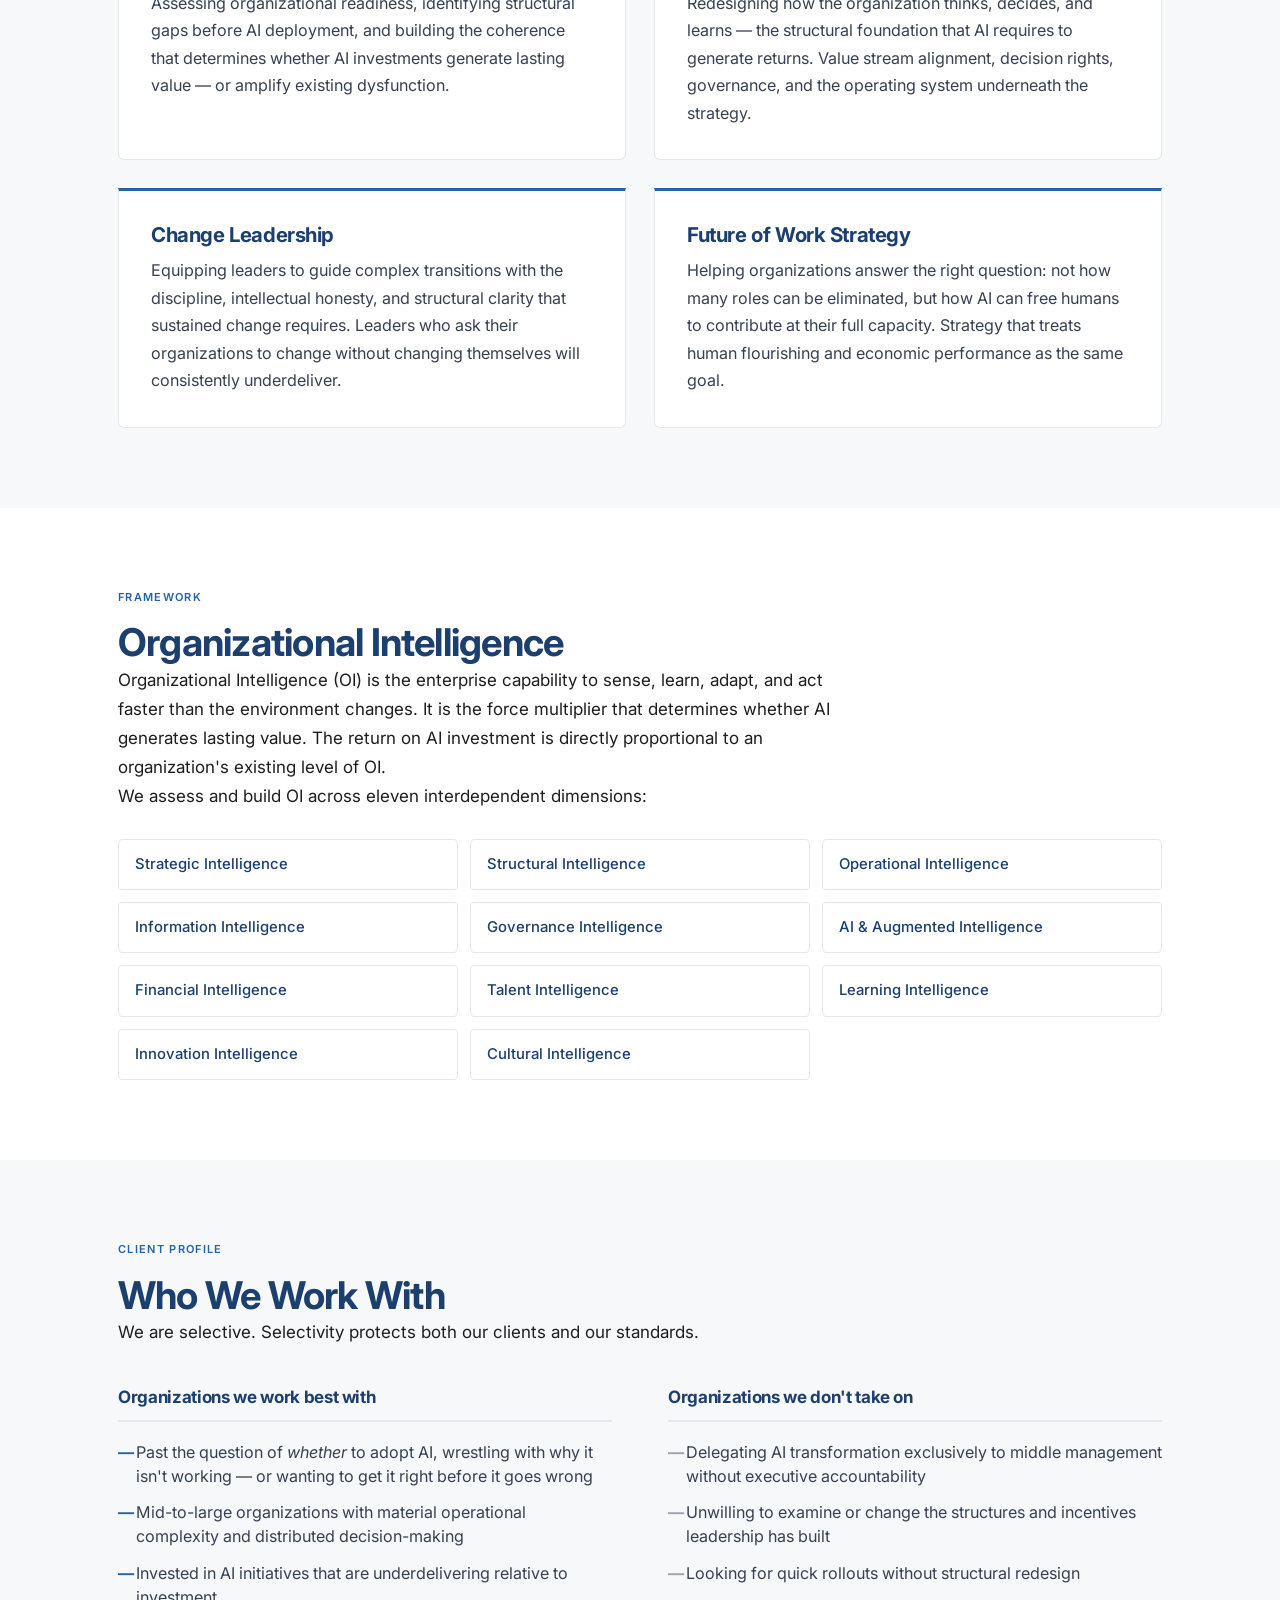
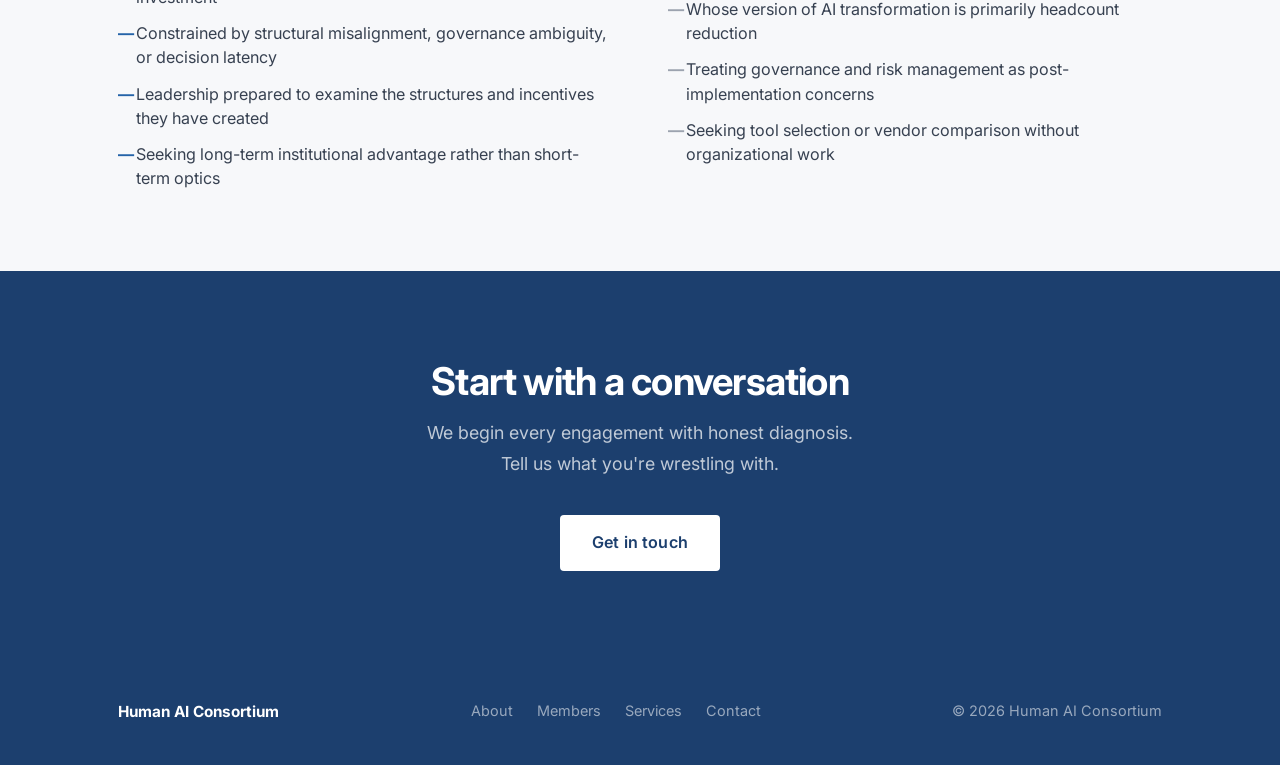
<file: services.html>
<!DOCTYPE html>
<html lang="en">
<head>
  <meta charset="UTF-8">
  <meta name="viewport" content="width=device-width, initial-scale=1.0">
  <title>Services — Human AI Consortium</title>
  <meta name="description" content="We build the organizational intelligence that makes AI investments work — through AI readiness assessment, organizational design, Agile transformation, and change leadership.">
  <link rel="preconnect" href="https://fonts.googleapis.com">
  <link rel="preconnect" href="https://fonts.gstatic.com" crossorigin>
  <link href="https://fonts.googleapis.com/css2?family=Inter:wght@400;500;600;700&display=swap" rel="stylesheet">
  <link rel="stylesheet" href="css/style.css?v=3">
</head>
<body>

  <nav class="site-nav">
    <div class="container nav-inner">
      <a href="index.html" class="nav-logo"><span class="lm-h">H</span><span class="lm-aic">AIC</span></a>
      <button class="nav-toggle" aria-label="Open menu" aria-expanded="false">☰</button>
      <ul class="nav-links">
        <li><a href="index.html">Home</a></li>
        <li><a href="about.html">About</a></li>
        <li><a href="members.html">Members</a></li>
        <li><a href="services.html" class="active">Services</a></li>
        <li><a href="contact.html">Contact</a></li>
      </ul>
    </div>
  </nav>

  <div class="site-banner">
    <div class="container banner-inner">
      <div class="banner-mark"><span class="bm-h">H</span><span class="bm-aic">AIC</span></div>
      <div class="banner-text">
        <div class="banner-title">HUMAN <span class="teal">AI</span></div>
        <div class="banner-sub">Consortium</div>
      </div>
    </div>
  </div>

  <!-- Page header -->
  <header class="page-header">
    <div class="container">
      <span class="label">What We Do</span>
      <h1>Services</h1>
    </div>
  </header>

  <!-- Methodology intro -->
  <section class="services-section">
    <div class="container">
      <span class="label">Our Methodology</span>
      <h2>Structured Disruption</h2>
      <p>We don't implement tools. We architect the conditions under which tools generate lasting value.</p>
      <p>Structured Disruption is the scaffolding that allows an organization to evolve intentionally rather than reactively — the deliberate dismantling of outdated structures and the intelligent integration of AI where it makes sense. It is the antidote to the illusion of progress: the busy rollout that changes nothing underneath.</p>
      <p>What clients gain from working with us:</p>

      <div class="callout" style="margin-top: 32px;">
        <p><strong>Unlocked capacity at scale</strong> — freeing people from cognitive labor that machines can handle, and redirecting that capacity toward work of higher value.</p>
        <p><strong>Leadership capable of orchestrating complexity</strong> — not commanders, but leaders who set the conditions for teams to exercise good judgment at every level.</p>
        <p><strong>Teams built for continuous adaptation</strong> — because sustained performance requires cultures where learning is embedded in the daily flow of work.</p>
        <p><strong>A clear path forward</strong> — principled, intentional evolution rather than a series of expensive reactions.</p>
      </div>
    </div>
  </section>

  <!-- Service areas -->
  <section class="services-section alt">
    <div class="container">
      <span class="label">Service Areas</span>
      <h2>What We Offer</h2>
      <p>Each engagement begins with honest diagnosis. We do not prescribe before we understand.</p>

      <div class="services-grid">

        <div class="service-card">
          <h3>AI Readiness &amp; Adoption</h3>
          <p>Assessing organizational readiness, identifying structural gaps before AI deployment, and building the coherence that determines whether AI investments generate lasting value — or amplify existing dysfunction.</p>
        </div>

        <div class="service-card">
          <h3>Organizational Design &amp; Agile Transformation</h3>
          <p>Redesigning how the organization thinks, decides, and learns — the structural foundation that AI requires to generate returns. Value stream alignment, decision rights, governance, and the operating system underneath the strategy.</p>
        </div>

        <div class="service-card">
          <h3>Change Leadership</h3>
          <p>Equipping leaders to guide complex transitions with the discipline, intellectual honesty, and structural clarity that sustained change requires. Leaders who ask their organizations to change without changing themselves will consistently underdeliver.</p>
        </div>

        <div class="service-card">
          <h3>Future of Work Strategy</h3>
          <p>Helping organizations answer the right question: not how many roles can be eliminated, but how AI can free humans to contribute at their full capacity. Strategy that treats human flourishing and economic performance as the same goal.</p>
        </div>

      </div>
    </div>
  </section>

  <!-- Organizational Intelligence -->
  <section class="services-section">
    <div class="container">
      <span class="label">Framework</span>
      <h2>Organizational Intelligence</h2>
      <p>Organizational Intelligence (OI) is the enterprise capability to sense, learn, adapt, and act faster than the environment changes. It is the force multiplier that determines whether AI generates lasting value. The return on AI investment is directly proportional to an organization's existing level of OI.</p>
      <p>We assess and build OI across eleven interdependent dimensions:</p>

      <div class="oi-grid">
        <div class="oi-item">Strategic Intelligence</div>
        <div class="oi-item">Structural Intelligence</div>
        <div class="oi-item">Operational Intelligence</div>
        <div class="oi-item">Information Intelligence</div>
        <div class="oi-item">Governance Intelligence</div>
        <div class="oi-item">AI &amp; Augmented Intelligence</div>
        <div class="oi-item">Financial Intelligence</div>
        <div class="oi-item">Talent Intelligence</div>
        <div class="oi-item">Learning Intelligence</div>
        <div class="oi-item">Innovation Intelligence</div>
        <div class="oi-item">Cultural Intelligence</div>
      </div>
    </div>
  </section>

  <!-- Who We Serve -->
  <section class="services-section alt">
    <div class="container">
      <span class="label">Client Profile</span>
      <h2>Who We Work With</h2>
      <p>We are selective. Selectivity protects both our clients and our standards.</p>

      <div class="fit-cols">
        <div class="fit-col">
          <h3>Organizations we work best with</h3>
          <ul>
            <li>Past the question of <em>whether</em> to adopt AI, wrestling with why it isn't working — or wanting to get it right before it goes wrong</li>
            <li>Mid-to-large organizations with material operational complexity and distributed decision-making</li>
            <li>Invested in AI initiatives that are underdelivering relative to investment</li>
            <li>Constrained by structural misalignment, governance ambiguity, or decision latency</li>
            <li>Leadership prepared to examine the structures and incentives they have created</li>
            <li>Seeking long-term institutional advantage rather than short-term optics</li>
          </ul>
        </div>
        <div class="fit-col no">
          <h3>Organizations we don't take on</h3>
          <ul>
            <li>Delegating AI transformation exclusively to middle management without executive accountability</li>
            <li>Unwilling to examine or change the structures and incentives leadership has built</li>
            <li>Looking for quick rollouts without structural redesign</li>
            <li>Whose version of AI transformation is primarily headcount reduction</li>
            <li>Treating governance and risk management as post-implementation concerns</li>
            <li>Seeking tool selection or vendor comparison without organizational work</li>
          </ul>
        </div>
      </div>
    </div>
  </section>

  <!-- CTA -->
  <section class="cta-bar">
    <div class="container">
      <h2>Start with a conversation</h2>
      <p>We begin every engagement with honest diagnosis.<br>Tell us what you're wrestling with.</p>
      <a href="contact.html" class="btn">Get in touch</a>
    </div>
  </section>

  <footer class="site-footer">
    <div class="container footer-inner">
      <a href="index.html" class="footer-logo">Human AI Consortium</a>
      <nav class="footer-links">
        <a href="about.html">About</a>
        <a href="members.html">Members</a>
        <a href="services.html">Services</a>
        <a href="contact.html">Contact</a>
      </nav>
      <span>© 2026 Human AI Consortium</span>
    </div>
  </footer>

  <script src="js/nav.js"></script>
</body>
</html>
</file>
<file: css/style.css>
/* ── Reset ── */
*, *::before, *::after { box-sizing: border-box; margin: 0; padding: 0; }
img { max-width: 100%; display: block; }
ul { list-style: none; }
button { font-family: inherit; }

/* ── Variables ── */
:root {
  --navy:    #1C3F6E;
  --blue:    #2563A8;
  --teal:    #4AABB8;
  --bg-dark: #0D2137;
  --bg:      #FFFFFF;
  --bg-alt:  #F7F8FA;
  --text:    #1E1E1E;
  --muted:   #6B7280;
  --divider: #E5E7EB;
  --max-w:   1100px;
  --nav-h:   68px;
}

/* ── Base ── */
html { font-size: 17px; scroll-behavior: smooth; }
body {
  font-family: 'Inter', -apple-system, BlinkMacSystemFont, 'Segoe UI', sans-serif;
  color: var(--text);
  background: var(--bg);
  line-height: 1.7;
}

/* ── Typography ── */
h1, h2, h3, h4 {
  color: var(--navy);
  font-weight: 700;
  letter-spacing: -0.02em;
  line-height: 1.2;
}
h1 { font-size: clamp(2rem, 5vw, 3.25rem); }
h2 { font-size: clamp(1.5rem, 3.5vw, 2.25rem); }
h3 { font-size: 1.2rem; }
p { max-width: 68ch; }
a { text-decoration: none; color: var(--blue); }
a:hover { text-decoration: underline; }

/* ── Container ── */
.container { max-width: var(--max-w); margin: 0 auto; padding: 0 28px; }

/* ── Section label ── */
.label {
  display: block;
  font-size: 11px;
  font-weight: 600;
  letter-spacing: 0.12em;
  text-transform: uppercase;
  color: var(--blue);
  margin-bottom: 14px;
}

/* ══════════════════════════════════════════
   NAV
══════════════════════════════════════════ */
.site-nav {
  position: fixed;
  top: 0; left: 0; right: 0;
  height: var(--nav-h);
  background: var(--bg);
  border-bottom: 1px solid var(--divider);
  z-index: 200;
}
.nav-inner {
  display: flex;
  align-items: center;
  justify-content: space-between;
  height: 100%;
}
.nav-logo {
  display: flex;
  align-items: baseline;
  text-decoration: none;
  line-height: 1;
}
.nav-logo:hover { text-decoration: none; }
.lm-h  { font-size: 1.75rem; font-weight: 800; color: var(--navy); letter-spacing: -0.02em; }
.lm-aic { font-size: 1.75rem; font-weight: 800; color: var(--teal); letter-spacing: -0.02em; }
.nav-links {
  display: flex;
  gap: 36px;
  align-items: center;
}
.nav-links a {
  font-size: 0.9rem;
  font-weight: 500;
  color: var(--text);
  transition: color 0.15s;
  text-decoration: none;
}
.nav-links a:hover { color: var(--blue); }
.nav-links a.active { color: var(--blue); }
.nav-toggle {
  display: none;
  background: none;
  border: none;
  font-size: 1.5rem;
  cursor: pointer;
  color: var(--navy);
  padding: 4px 8px;
  line-height: 1;
}

/* ══════════════════════════════════════════
   SITE BANNER  (all pages, below nav)
══════════════════════════════════════════ */
.site-banner {
  margin-top: var(--nav-h);
  background: var(--bg-dark);
  min-height: 180px;
  display: flex;
  align-items: center;
  padding: 36px 0;
}
.banner-inner {
  display: flex;
  align-items: center;
  justify-content: center;
  gap: 44px;
}
.banner-mark {
  background: #fff;
  width: 110px;
  height: 110px;
  display: flex;
  align-items: center;
  justify-content: center;
  flex-shrink: 0;
  box-shadow: 0 6px 24px rgba(0,0,0,0.45);
}
.bm-h  { font-size: 2.1rem; font-weight: 800; color: var(--navy); letter-spacing: -0.02em; }
.bm-aic { font-size: 2.1rem; font-weight: 800; color: var(--teal); letter-spacing: -0.02em; }
.banner-text { text-align: left; }
.banner-title {
  font-size: clamp(2.5rem, 6vw, 5rem);
  font-weight: 800;
  color: #fff;
  letter-spacing: -0.02em;
  line-height: 1;
}
.banner-title .teal { color: var(--teal); }
.banner-sub {
  font-size: clamp(0.75rem, 1.8vw, 1.1rem);
  font-weight: 500;
  color: var(--teal);
  letter-spacing: 0.5em;
  text-transform: uppercase;
  margin-top: 14px;
  padding-right: 0.5em;
}

@media (max-width: 600px) {
  .banner-inner { gap: 24px; }
  .banner-mark { width: 80px; height: 80px; }
  .bm-h, .bm-aic { font-size: 1.5rem; }
}

/* ══════════════════════════════════════════
   HERO  (home page)
══════════════════════════════════════════ */
.hero {
  padding: 80px 0 104px;
  border-bottom: 1px solid var(--divider);
}
.hero h1 {
  max-width: 17ch;
  margin-bottom: 28px;
}
.hero p {
  font-size: 1.125rem;
  color: #374151;
  margin-bottom: 40px;
}

/* ── Buttons ── */
.btn {
  display: inline-block;
  background: var(--navy);
  color: #fff;
  padding: 14px 32px;
  font-size: 0.95rem;
  font-weight: 600;
  border-radius: 4px;
  letter-spacing: 0.01em;
  transition: background 0.15s;
  text-decoration: none;
}
.btn:hover { background: var(--blue); text-decoration: none; color: #fff; }
.btn-ghost {
  background: transparent;
  color: var(--navy);
  border: 2px solid var(--navy);
}
.btn-ghost:hover { background: var(--navy); color: #fff; }

/* ══════════════════════════════════════════
   FEATURE STRIP  (home page)
══════════════════════════════════════════ */
.features {
  background: var(--bg-alt);
  padding: 88px 0;
}
.features-grid {
  display: grid;
  grid-template-columns: repeat(3, 1fr);
  gap: 56px;
  margin-top: 52px;
}
.feature-item h3 { margin-bottom: 10px; }
.feature-item p { font-size: 0.95rem; color: #374151; margin: 0; }

/* ══════════════════════════════════════════
   BELIEFS  (home + about pages)
══════════════════════════════════════════ */
.beliefs { padding: 96px 0; }
.beliefs-list {
  margin-top: 52px;
  display: flex;
  flex-direction: column;
  gap: 40px;
}
.belief {
  display: grid;
  grid-template-columns: 40px 1fr;
  gap: 24px;
  align-items: start;
  padding-bottom: 40px;
  border-bottom: 1px solid var(--divider);
}
.belief:last-child { border-bottom: none; padding-bottom: 0; }
.belief-num {
  font-size: 0.8rem;
  font-weight: 700;
  color: var(--blue);
  padding-top: 4px;
  letter-spacing: 0.05em;
}
.belief-body h3 { font-size: 1.05rem; margin-bottom: 8px; }
.belief-body p { font-size: 0.95rem; color: #374151; margin: 0; }

/* ══════════════════════════════════════════
   CTA BAR
══════════════════════════════════════════ */
.cta-bar {
  background: var(--navy);
  color: #fff;
  padding: 88px 0;
  text-align: center;
}
.cta-bar h2 { color: #fff; margin-bottom: 14px; }
.cta-bar p { color: rgba(255,255,255,0.72); margin: 0 auto 36px; font-size: 1.05rem; }
.cta-bar .btn { background: #fff; color: var(--navy); }
.cta-bar .btn:hover { background: var(--bg-alt); color: var(--navy); }

/* ══════════════════════════════════════════
   PAGE HEADER  (inner pages)
══════════════════════════════════════════ */
.page-header {
  padding: 64px 0;
  border-bottom: 1px solid var(--divider);
}
.page-header h1 { margin-top: 14px; }

/* ══════════════════════════════════════════
   PROSE SECTIONS  (about page)
══════════════════════════════════════════ */
.prose-section { padding: 80px 0; }
.prose-section.alt {
  background: var(--bg-alt);
  padding: 80px 0;
}
.prose-section h2 { margin-bottom: 28px; }
.prose-section p + p { margin-top: 16px; }

/* ── Operating norms (bold-lead list) ── */
.norms-list {
  margin-top: 32px;
  display: flex;
  flex-direction: column;
  gap: 0;
}
.norm {
  padding: 20px 0;
  border-bottom: 1px solid var(--divider);
  font-size: 0.975rem;
  color: #374151;
}
.norm:first-child { border-top: 1px solid var(--divider); }
.norm strong { color: var(--navy); }

/* ── Methodology callout ── */
.callout {
  margin-top: 48px;
  padding: 32px 36px;
  border-left: 4px solid var(--blue);
  background: var(--bg-alt);
  border-radius: 0 4px 4px 0;
}
.callout p { color: #374151; margin: 0; font-size: 0.975rem; }
.callout p + p { margin-top: 12px; }
.callout a { color: var(--blue); font-weight: 600; }

/* ══════════════════════════════════════════
   MEMBERS
══════════════════════════════════════════ */
.members-section { padding: 80px 0; }
.members-grid {
  display: grid;
  grid-template-columns: repeat(4, 1fr);
  gap: 24px;
  margin-top: 52px;
}
.member-card {
  display: flex;
  flex-direction: column;
  align-items: center;
  text-align: center;
  gap: 12px;
  padding: 32px 20px 28px;
  border: 1px solid var(--divider);
  border-radius: 6px;
  transition: border-color 0.15s;
}
.member-card:hover { border-color: var(--blue); }
.member-avatar {
  width: 72px;
  height: 72px;
  border-radius: 50%;
  background: var(--navy);
  color: #fff;
  display: flex;
  align-items: center;
  justify-content: center;
  font-size: 1.3rem;
  font-weight: 700;
  letter-spacing: 0.03em;
  flex-shrink: 0;
}
.member-avatar.alt { background: var(--blue); }
.member-name {
  font-weight: 600;
  font-size: 0.95rem;
  color: var(--navy);
  line-height: 1.3;
}
.member-linkedin {
  display: inline-flex;
  align-items: center;
  gap: 5px;
  font-size: 0.8rem;
  font-weight: 500;
  color: var(--blue);
  text-decoration: none;
  transition: color 0.15s;
}
.member-linkedin:hover { color: var(--navy); text-decoration: none; }
.member-linkedin svg { width: 13px; height: 13px; flex-shrink: 0; }

/* ══════════════════════════════════════════
   SERVICES
══════════════════════════════════════════ */
.services-section { padding: 80px 0; }
.services-section.alt { background: var(--bg-alt); }

.services-grid {
  display: grid;
  grid-template-columns: repeat(2, 1fr);
  gap: 28px;
  margin-top: 44px;
}
.service-card {
  padding: 32px;
  border: 1px solid var(--divider);
  border-top: 3px solid var(--blue);
  border-radius: 0 0 6px 6px;
  background: var(--bg);
}
.service-card h3 { margin-bottom: 10px; }
.service-card p { font-size: 0.95rem; color: #374151; margin: 0; }

/* OI dimensions grid */
.oi-grid {
  display: grid;
  grid-template-columns: repeat(3, 1fr);
  gap: 12px;
  margin-top: 28px;
}
.oi-item {
  padding: 12px 16px;
  background: var(--bg);
  border: 1px solid var(--divider);
  border-radius: 4px;
  font-size: 0.875rem;
  font-weight: 500;
  color: var(--navy);
}

/* Who we serve columns */
.fit-cols {
  display: grid;
  grid-template-columns: 1fr 1fr;
  gap: 56px;
  margin-top: 40px;
}
.fit-col h3 {
  font-size: 1rem;
  margin-bottom: 18px;
  padding-bottom: 12px;
  border-bottom: 2px solid var(--divider);
}
.fit-col ul { display: flex; flex-direction: column; gap: 12px; }
.fit-col li {
  font-size: 0.95rem;
  color: #374151;
  padding-left: 18px;
  position: relative;
  line-height: 1.5;
}
.fit-col li::before {
  content: '—';
  position: absolute;
  left: 0;
  color: var(--blue);
  font-weight: 700;
}
.fit-col.no li::before { color: #9CA3AF; }

/* ══════════════════════════════════════════
   CONTACT
══════════════════════════════════════════ */
.contact-section {
  padding: 80px 0 104px;
}
.contact-section h1 { margin-top: 14px; margin-bottom: 28px; }
.contact-section .lead {
  font-size: 1.1rem;
  color: #374151;
  margin-bottom: 16px;
}
.contact-section p { color: #374151; margin-bottom: 0; }
.contact-cta { margin-top: 40px; }

/* ══════════════════════════════════════════
   FOOTER
══════════════════════════════════════════ */
.site-footer {
  background: var(--navy);
  color: rgba(255,255,255,0.55);
  padding: 40px 0;
  font-size: 0.85rem;
}
.footer-inner {
  display: flex;
  justify-content: space-between;
  align-items: center;
}
.footer-logo {
  color: #fff;
  font-weight: 700;
  font-size: 0.9rem;
  text-decoration: none;
}
.footer-logo:hover { color: #fff; text-decoration: none; }
.footer-links { display: flex; gap: 24px; }
.footer-links a { color: rgba(255,255,255,0.55); text-decoration: none; transition: color 0.15s; }
.footer-links a:hover { color: #fff; text-decoration: none; }

/* ══════════════════════════════════════════
   RESPONSIVE
══════════════════════════════════════════ */
@media (max-width: 900px) {
  .members-grid { grid-template-columns: repeat(3, 1fr); }
}

@media (max-width: 768px) {
  .nav-toggle { display: block; }
  .nav-links {
    display: none;
    position: absolute;
    top: var(--nav-h);
    left: 0; right: 0;
    background: var(--bg);
    border-bottom: 1px solid var(--divider);
    flex-direction: column;
    padding: 8px 0 20px;
    gap: 0;
  }
  .nav-links.open { display: flex; }
  .nav-links li { width: 100%; }
  .nav-links a {
    display: block;
    padding: 12px 28px;
    border-bottom: 1px solid var(--divider);
  }
  .nav-links li:last-child a { border-bottom: none; }

  .features-grid { grid-template-columns: 1fr; gap: 36px; }
  .members-grid { grid-template-columns: repeat(2, 1fr); }
  .services-grid { grid-template-columns: 1fr; }
  .oi-grid { grid-template-columns: repeat(2, 1fr); }
  .fit-cols { grid-template-columns: 1fr; gap: 40px; }
  .footer-inner { flex-direction: column; gap: 16px; text-align: center; }
  .footer-links { flex-wrap: wrap; justify-content: center; }

  .belief { grid-template-columns: 32px 1fr; gap: 16px; }
}

@media (max-width: 480px) {
  .members-grid { grid-template-columns: repeat(2, 1fr); gap: 16px; }
  .oi-grid { grid-template-columns: 1fr 1fr; }
  .member-card { padding: 24px 12px 20px; }
}
</file>
